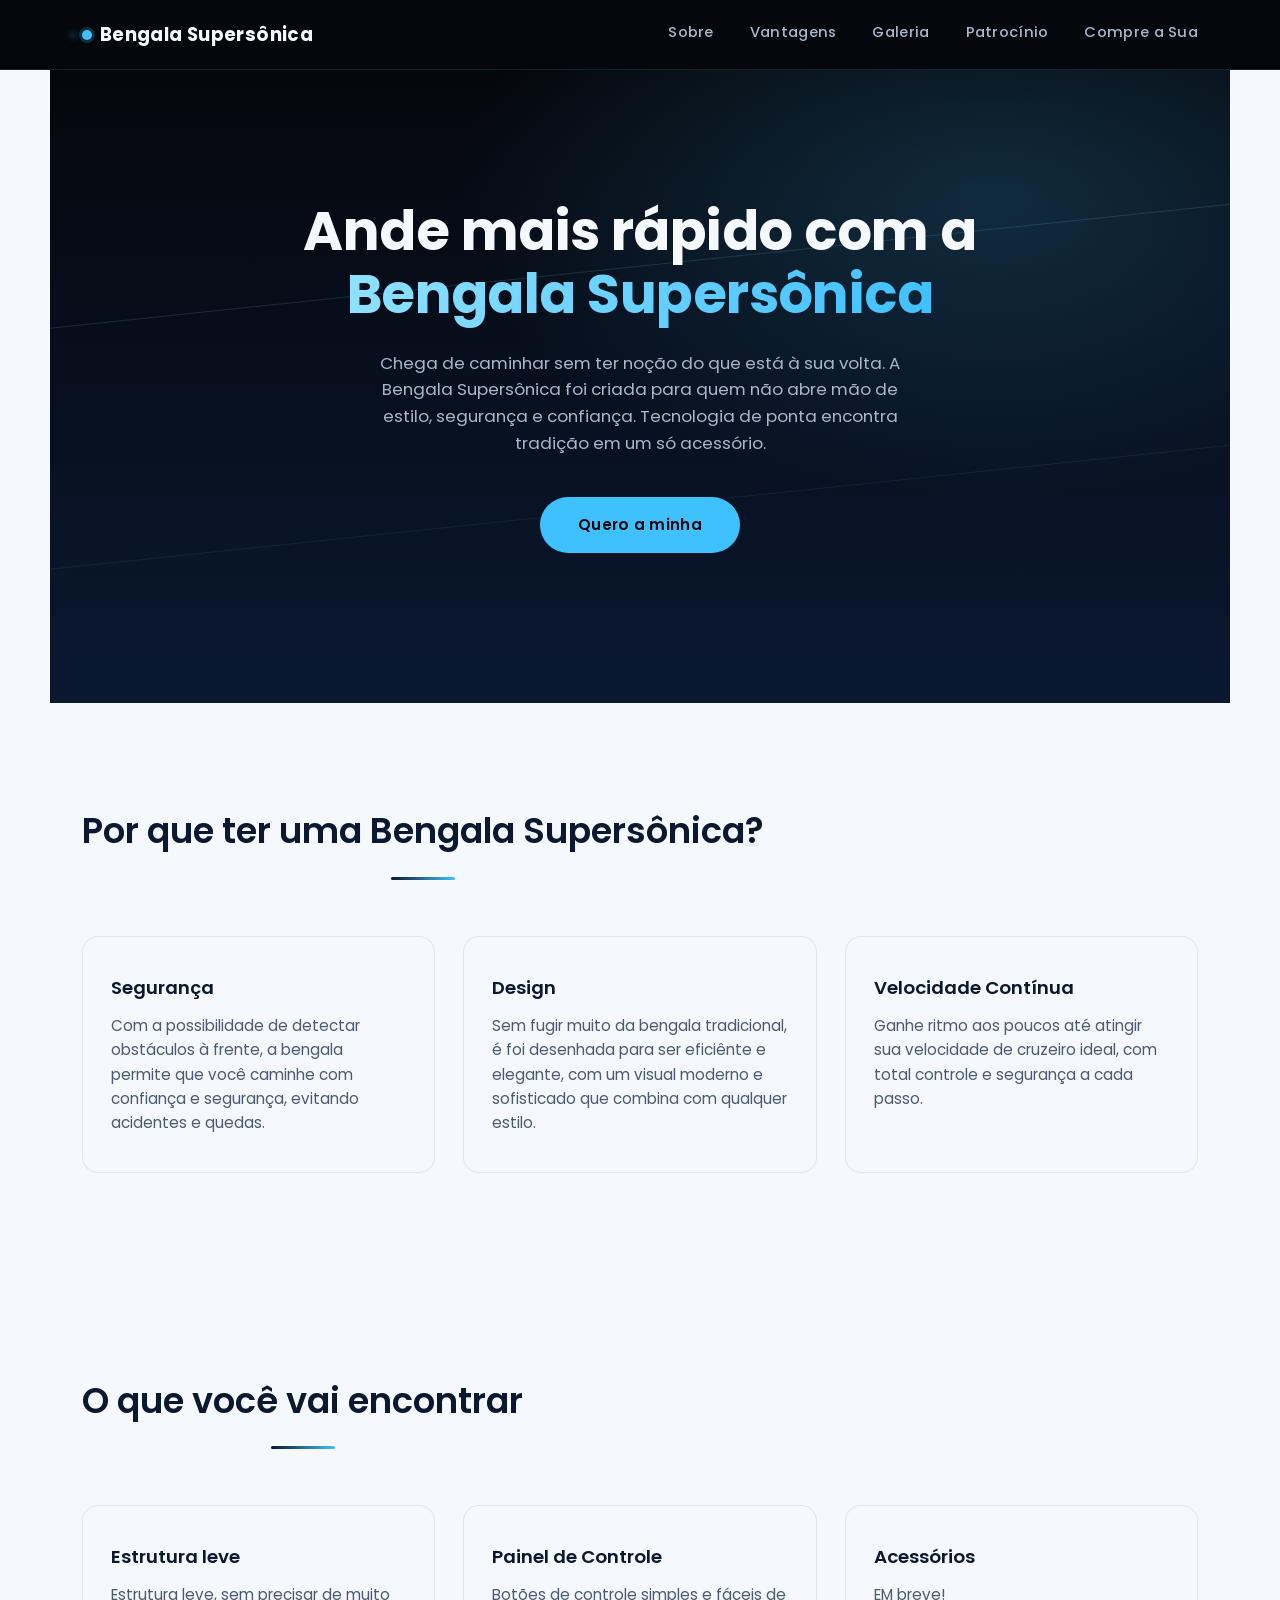
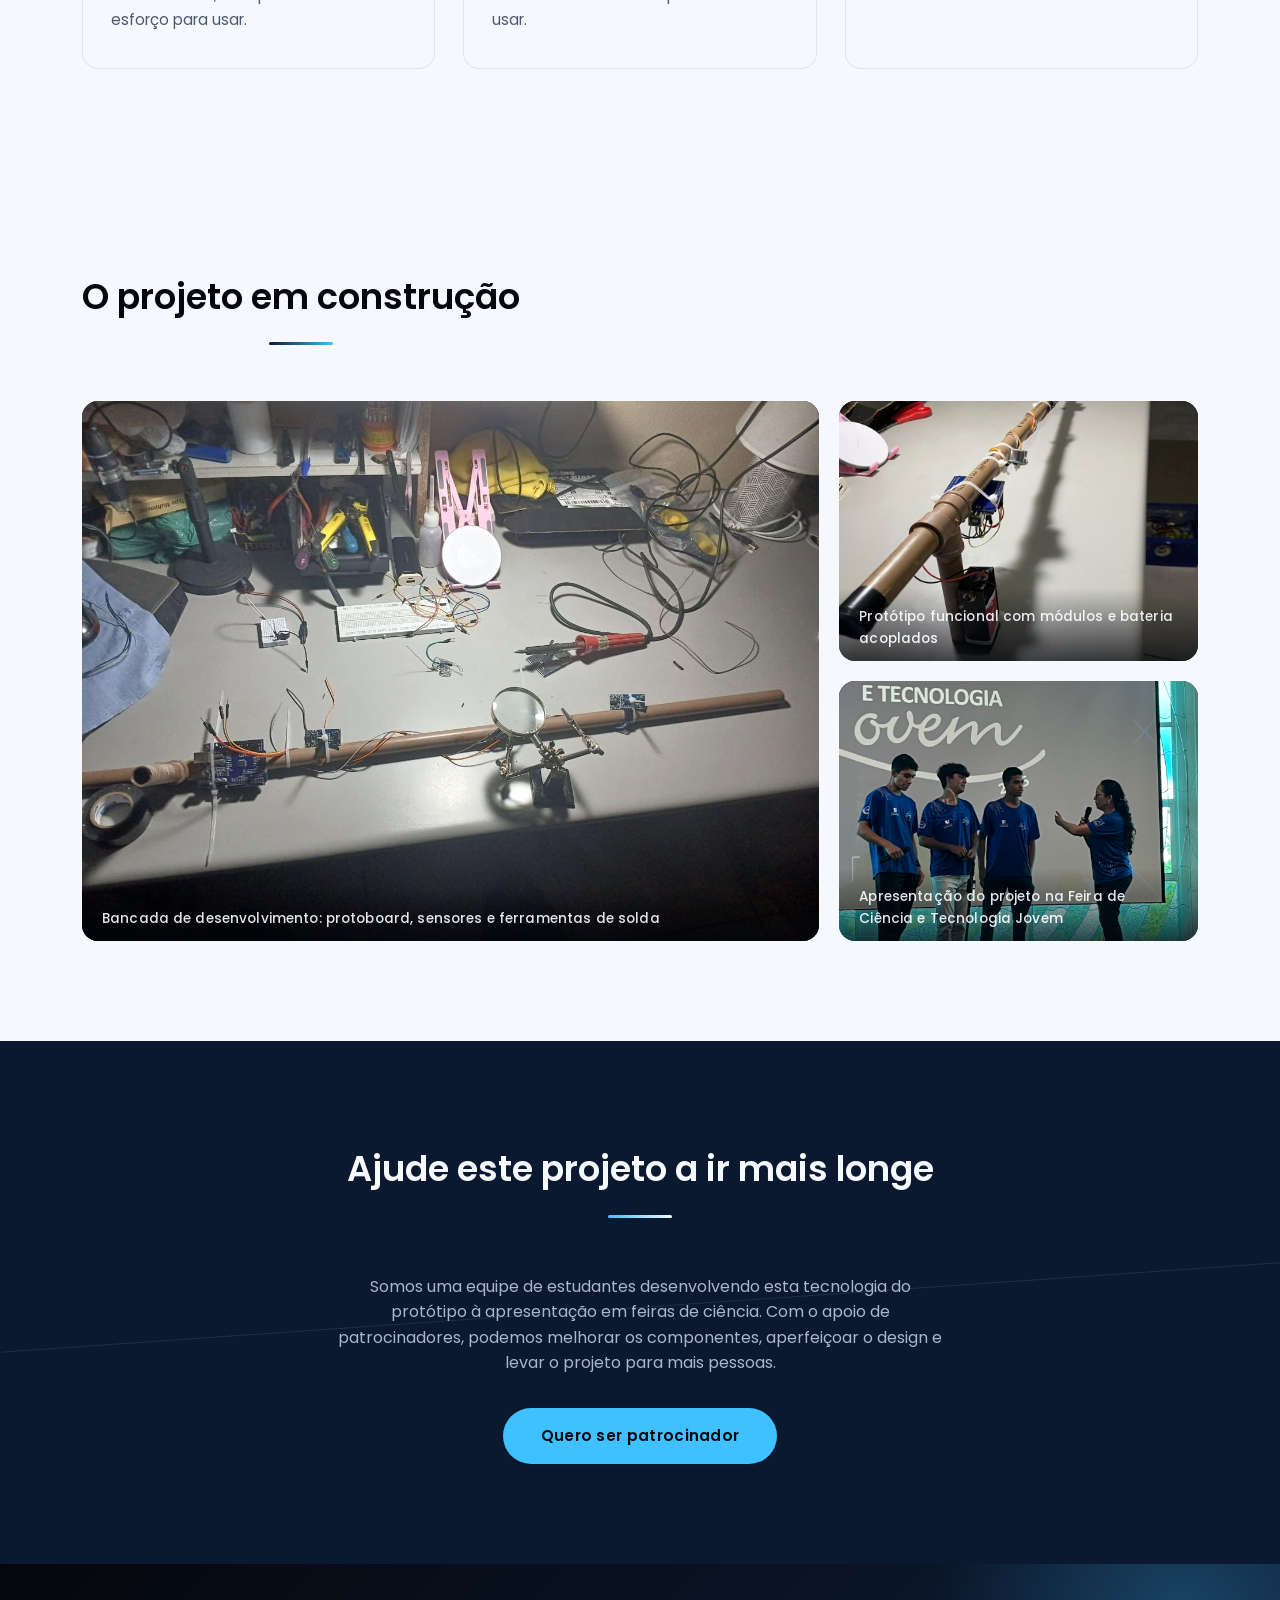
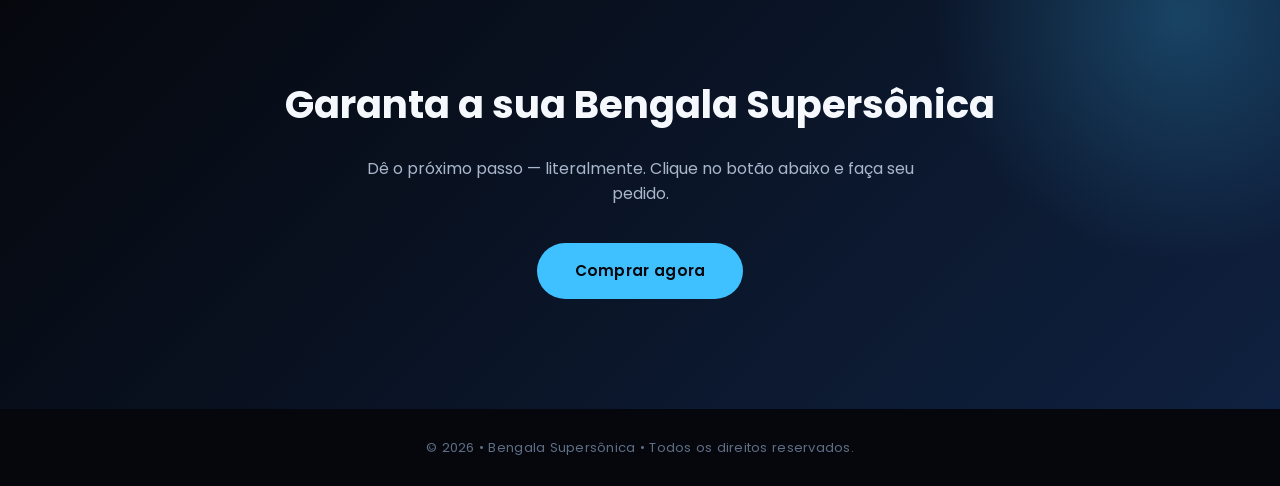
<file: index.html>
<!DOCTYPE html>
<html lang="pt-BR">

<head>
    <meta charset="UTF-8">
    <meta name="viewport" content="width=device-width, initial-scale=1.0">
    <title>Bengala Supersônica</title>
    <link rel="stylesheet" href="style.css">
    <link href="https://fonts.googleapis.com/css2?family=Poppins:wght@300;400;500;600;700;800&display=swap"
        rel="stylesheet">

</head>

<body>

    <header>

        <div class="menu">

            <div class="logo">
                Bengala Supersônica
            </div>

            <nav>
                <a href="#sobre">Sobre</a>
                <a href="#vantagens">Vantagens</a>
                <a href="#galeria">Galeria</a>
                <a href="#patrocinio">Patrocínio</a>
                <a href="#inscricao">Compre a Sua</a>
            </nav>

        </div>

    </header>

    <section class="hero">

        <div class="hero-content">

            <h1>
                Ande mais rápido com a <span>Bengala Supersônica</span>
            </h1>

            <p>
                Chega de caminhar sem ter noção do que está à sua volta. A Bengala Supersônica foi criada para quem não
                abre mão de estilo,
                segurança e confiança. Tecnologia de ponta encontra tradição em
                um só acessório.
            </p>

            <a href="formulario.html" class="btn">
                Quero a minha
            </a>

        </div>

    </section>

    <section id="sobre">

        <h2 class="titulo">
            Por que ter uma Bengala Supersônica?
        </h2>

        <div class="cards">

            <div class="card">
                <h3>Segurança</h3>
                <p>
                    Com a possibilidade de detectar obstáculos à frente,
                    a bengala permite que você caminhe com confiança e segurança, evitando acidentes e quedas.
                </p>
            </div>

            <div class="card">
                <h3>Design</h3>
                <p>
                    Sem fugir muito da bengala tradicional, é foi desenhada para ser
                    eficiênte e elegante, com um visual moderno e sofisticado que combina com qualquer estilo.
                </p>
            </div>

            <div class="card">
                <h3>Velocidade Contínua</h3>
                <p>
                    Ganhe ritmo aos poucos até atingir sua velocidade de cruzeiro ideal, com total controle e
                    segurança a cada passo.
                </p>
            </div>

        </div>

    </section>

    <section id="vantagens">

        <h2 class="titulo">
            O que você vai encontrar
        </h2>

        <div class="cards">

            <div class="card">
                <h3>Estrutura leve</h3>
                <p>
                    Estrutura leve, sem precisar de muito esforço para usar.
                </p>
            </div>

            <div class="card">
                <h3>Painel de Controle</h3>
                <p>
                    Botões de controle simples e fáceis de usar.
                </p>
            </div>

            <div class="card">
                <h3>Acessórios</h3>
                <p>
                    EM breve!
                </p>
            </div>

        </div>

    </section>

    <section id="galeria">
        <h2 class="titulo">
            <a href="galeria.html" class="titulo-link">
                O projeto em construção
            </a>
        </h2>
        <div class="galeria-grid">

            <figure class="galeria-item galeria-item--grande">
                <img src="imagem1.png"
                    alt="Bancada de montagem com componentes eletrônicos, protoboard e ferramentas de solda usados no desenvolvimento da bengala.">
                <figcaption>Bancada de desenvolvimento: protoboard, sensores e ferramentas de solda</figcaption>
            </figure>

            <figure class="galeria-item">
                <img src="imagem2.png"
                    alt="Protótipo montado da bengala com módulos eletrônicos, fiação e bateria acoplados ao cabo.">
                <figcaption>Protótipo funcional com módulos e bateria acoplados</figcaption>
            </figure>

            <figure class="galeria-item">
                <img src="imagem3.png"
                    alt="Equipe do projeto apresentando a bengala em uma feira de ciência e tecnologia jovem, com o protótipo em exibição no palco.">
                <figcaption>Apresentação do projeto na Feira de Ciência e Tecnologia Jovem</figcaption>
            </figure>

        </div>

    </section>

    <section id="patrocinio" class="patrocinio">

        <div class="patrocinio-content">

            <h2 class="titulo">
                Ajude este projeto a ir mais longe
            </h2>

            <p>
                Somos uma equipe de estudantes desenvolvendo esta tecnologia do protótipo à apresentação em feiras
                de ciência. Com o apoio de patrocinadores, podemos melhorar os componentes, aperfeiçoar o design e
                levar o projeto para mais pessoas.
            </p>

            <a href="patrocinio.html" class="btn">
                Quero ser patrocinador
            </a>

        </div>

    </section>

    <section class="cta" id="inscricao">

        <h2>
            Garanta a sua Bengala Supersônica
        </h2>

        <p>
            Dê o próximo passo — literalmente. Clique no botão abaixo e
            faça seu pedido.
        </p>

        <a href="formulario.html" class="btn">
            Comprar agora
        </a>

    </section>

    <footer>

        <p>
            © 2026 • Bengala Supersônica • Todos os direitos reservados.
        </p>

    </footer>

</body>

</html>
</file>
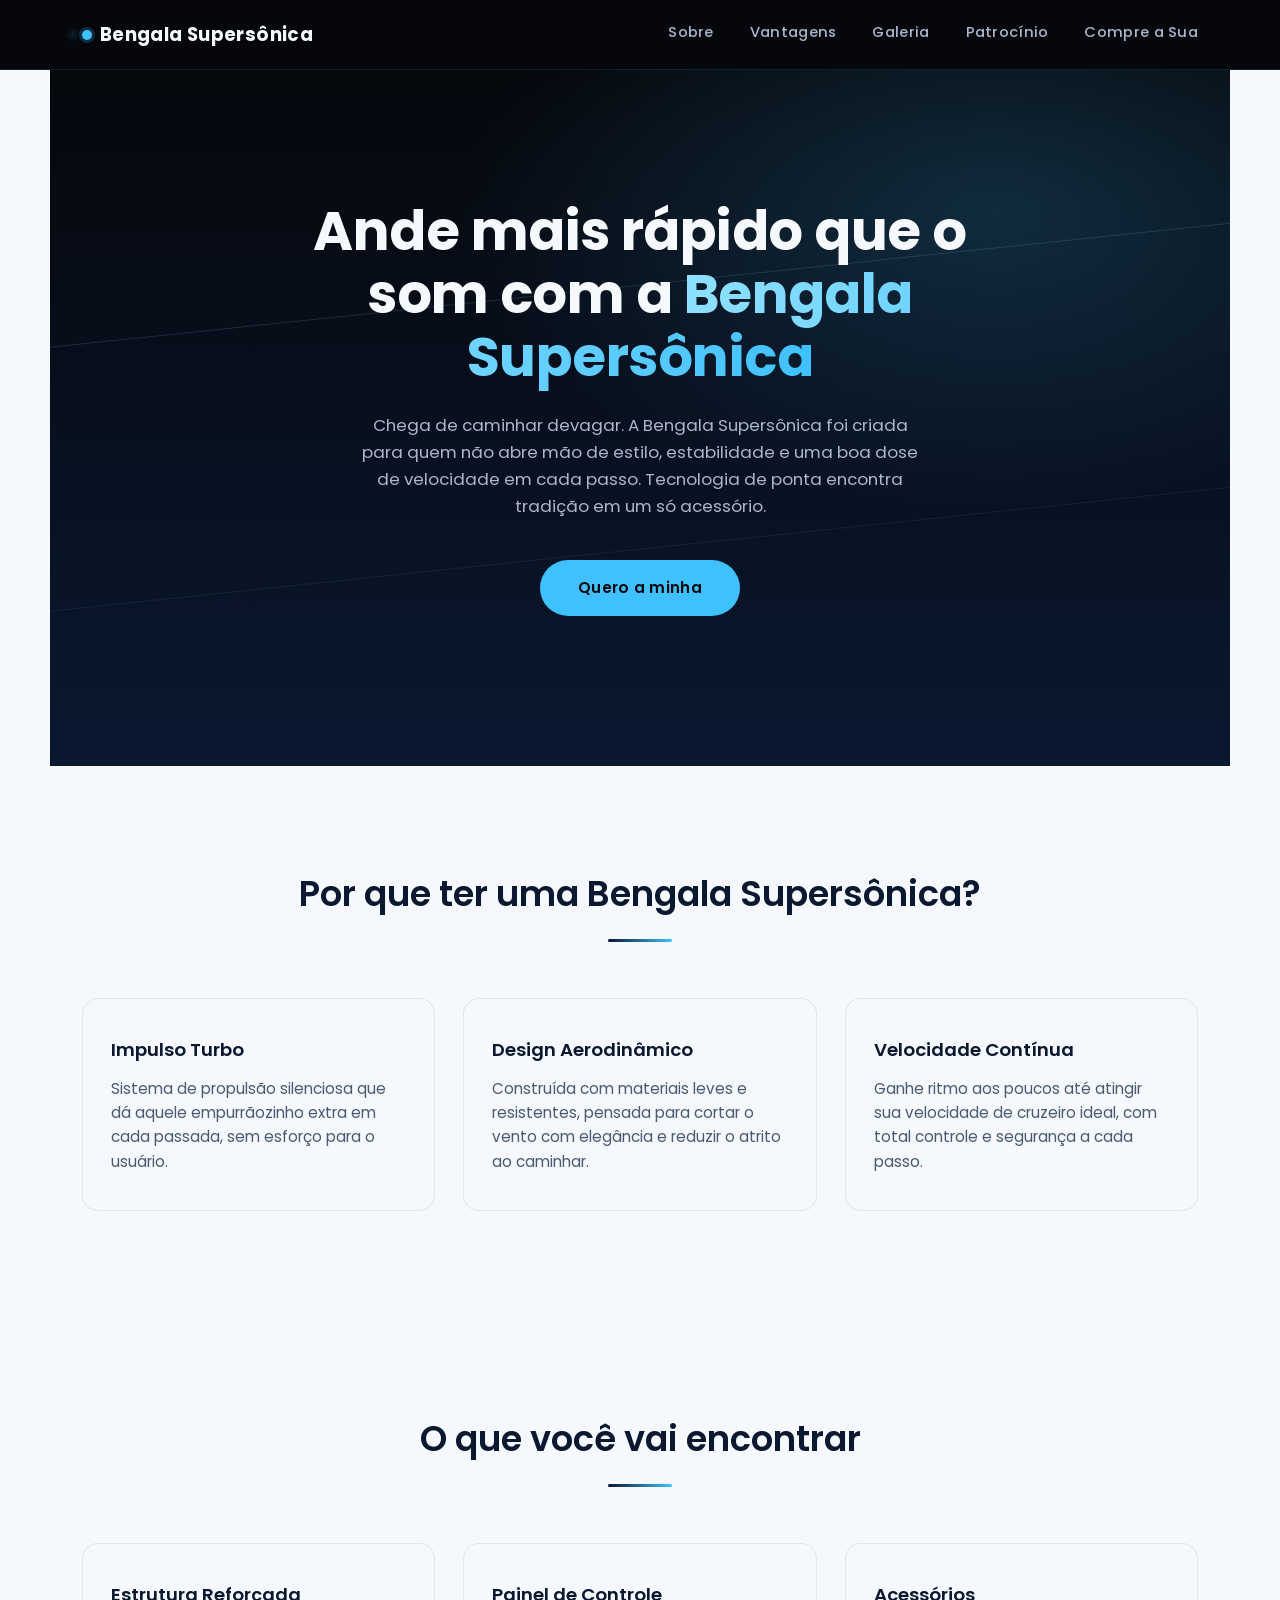
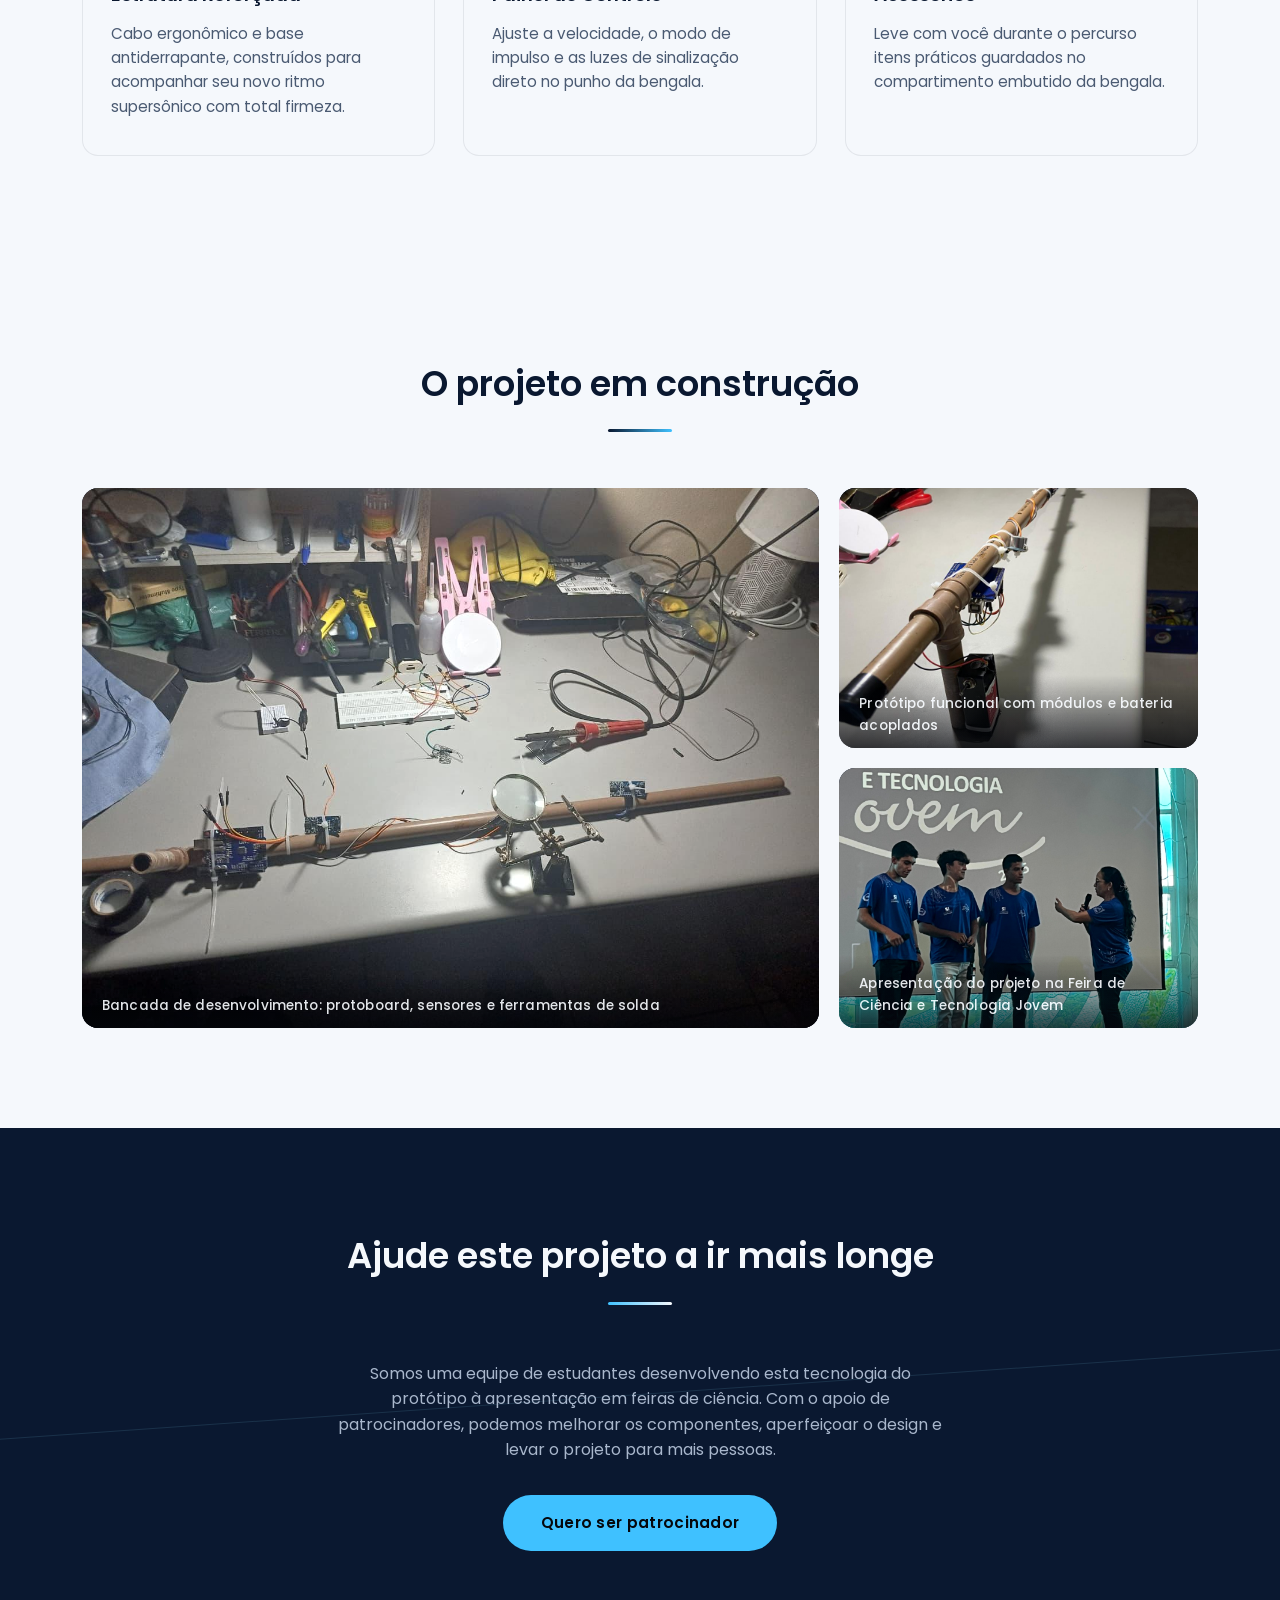
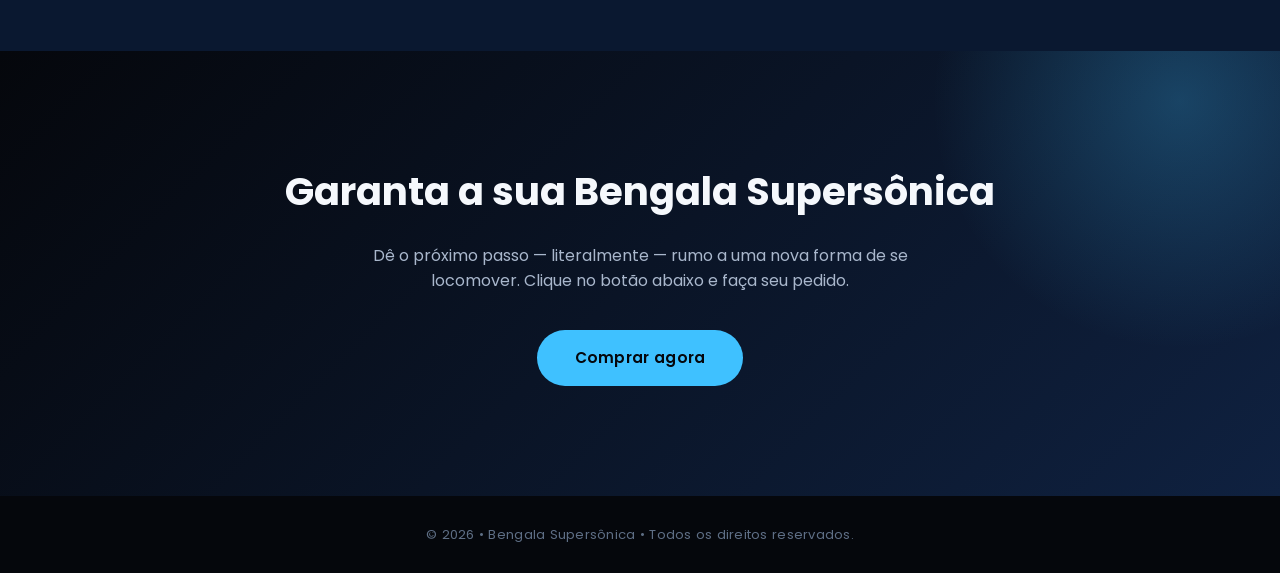
<file: primeiro.passo/index.html>
<!DOCTYPE html>
<html lang="pt-BR">

<head>
    <meta charset="UTF-8">
    <meta name="viewport" content="width=device-width, initial-scale=1.0">
    <title>Bengala Supersônica</title>
    <link rel="stylesheet" href="style.css">
    <link href="https://fonts.googleapis.com/css2?family=Poppins:wght@300;400;500;600;700;800&display=swap"
        rel="stylesheet">
</head>

<body>

    <header>

        <div class="menu">

            <div class="logo">
                Bengala Supersônica
            </div>

            <nav>
                <a href="#sobre">Sobre</a>
                <a href="#vantagens">Vantagens</a>
                <a href="#galeria">Galeria</a>
                <a href="#patrocinio">Patrocínio</a>
                <a href="#inscricao">Compre a Sua</a>
            </nav>

        </div>

    </header>

    <section class="hero">

        <div class="hero-content">

            <h1>
                Ande mais rápido que o som com a <span>Bengala Supersônica</span>
            </h1>

            <p>
                Chega de caminhar devagar. A Bengala Supersônica foi criada para quem não abre mão de estilo,
                estabilidade e uma boa dose de velocidade em cada passo. Tecnologia de ponta encontra tradição em
                um só acessório.
            </p>

            <a href="formulario.html" class="btn">
                Quero a minha
            </a>

        </div>

    </section>

    <section id="sobre">

        <h2 class="titulo">
            Por que ter uma Bengala Supersônica?
        </h2>

        <div class="cards">

            <div class="card">
                <h3>Impulso Turbo</h3>
                <p>
                    Sistema de propulsão silenciosa que dá aquele empurrãozinho extra em cada passada, sem
                    esforço para o usuário.
                </p>
            </div>

            <div class="card">
                <h3>Design Aerodinâmico</h3>
                <p>
                    Construída com materiais leves e resistentes, pensada para cortar o vento com elegância e
                    reduzir o atrito ao caminhar.
                </p>
            </div>

            <div class="card">
                <h3>Velocidade Contínua</h3>
                <p>
                    Ganhe ritmo aos poucos até atingir sua velocidade de cruzeiro ideal, com total controle e
                    segurança a cada passo.
                </p>
            </div>

        </div>

    </section>

    <section id="vantagens">

        <h2 class="titulo">
            O que você vai encontrar
        </h2>

        <div class="cards">

            <div class="card">
                <h3>Estrutura Reforçada</h3>
                <p>
                    Cabo ergonômico e base antiderrapante, construídos para acompanhar seu novo ritmo supersônico
                    com total firmeza.
                </p>
            </div>

            <div class="card">
                <h3>Painel de Controle</h3>
                <p>
                    Ajuste a velocidade, o modo de impulso e as luzes de sinalização direto no punho da bengala.
                </p>
            </div>

            <div class="card">
                <h3>Acessórios</h3>
                <p>
                    Leve com você durante o percurso itens práticos guardados no compartimento embutido da
                    bengala.
                </p>
            </div>

        </div>

    </section>

    <section id="galeria">

        <h2 class="titulo">
            O projeto em construção
        </h2>

        <div class="galeria-grid">

            <figure class="galeria-item galeria-item--grande">
                <img src="imagem1.png" alt="Bancada de montagem com componentes eletrônicos, protoboard e ferramentas de solda usados no desenvolvimento da bengala.">
                <figcaption>Bancada de desenvolvimento: protoboard, sensores e ferramentas de solda</figcaption>
            </figure>

            <figure class="galeria-item">
                <img src="imagem2.png" alt="Protótipo montado da bengala com módulos eletrônicos, fiação e bateria acoplados ao cabo.">
                <figcaption>Protótipo funcional com módulos e bateria acoplados</figcaption>
            </figure>

            <figure class="galeria-item">
                <img src="imagem3.png" alt="Equipe do projeto apresentando a bengala em uma feira de ciência e tecnologia jovem, com o protótipo em exibição no palco.">
                <figcaption>Apresentação do projeto na Feira de Ciência e Tecnologia Jovem</figcaption>
            </figure>

        </div>

    </section>

    <section id="patrocinio" class="patrocinio">

        <div class="patrocinio-content">

            <h2 class="titulo">
                Ajude este projeto a ir mais longe
            </h2>

            <p>
                Somos uma equipe de estudantes desenvolvendo esta tecnologia do protótipo à apresentação em feiras
                de ciência. Com o apoio de patrocinadores, podemos melhorar os componentes, aperfeiçoar o design e
                levar o projeto para mais pessoas.
            </p>

            <a href="mailto:contato@bengalasupersonica.com.br?subject=Quero%20ser%20patrocinador" class="btn">
                Quero ser patrocinador
            </a>

        </div>

    </section>

    <section class="cta" id="inscricao">

        <h2>
            Garanta a sua Bengala Supersônica
        </h2>

        <p>
            Dê o próximo passo — literalmente — rumo a uma nova forma de se locomover. Clique no botão abaixo e
            faça seu pedido.
        </p>

        <a href="formulario.html" class="btn">
            Comprar agora
        </a>

    </section>

    <footer>

        <p>
            © 2026 • Bengala Supersônica • Todos os direitos reservados.
        </p>

    </footer>

</body>

</html>
</file>
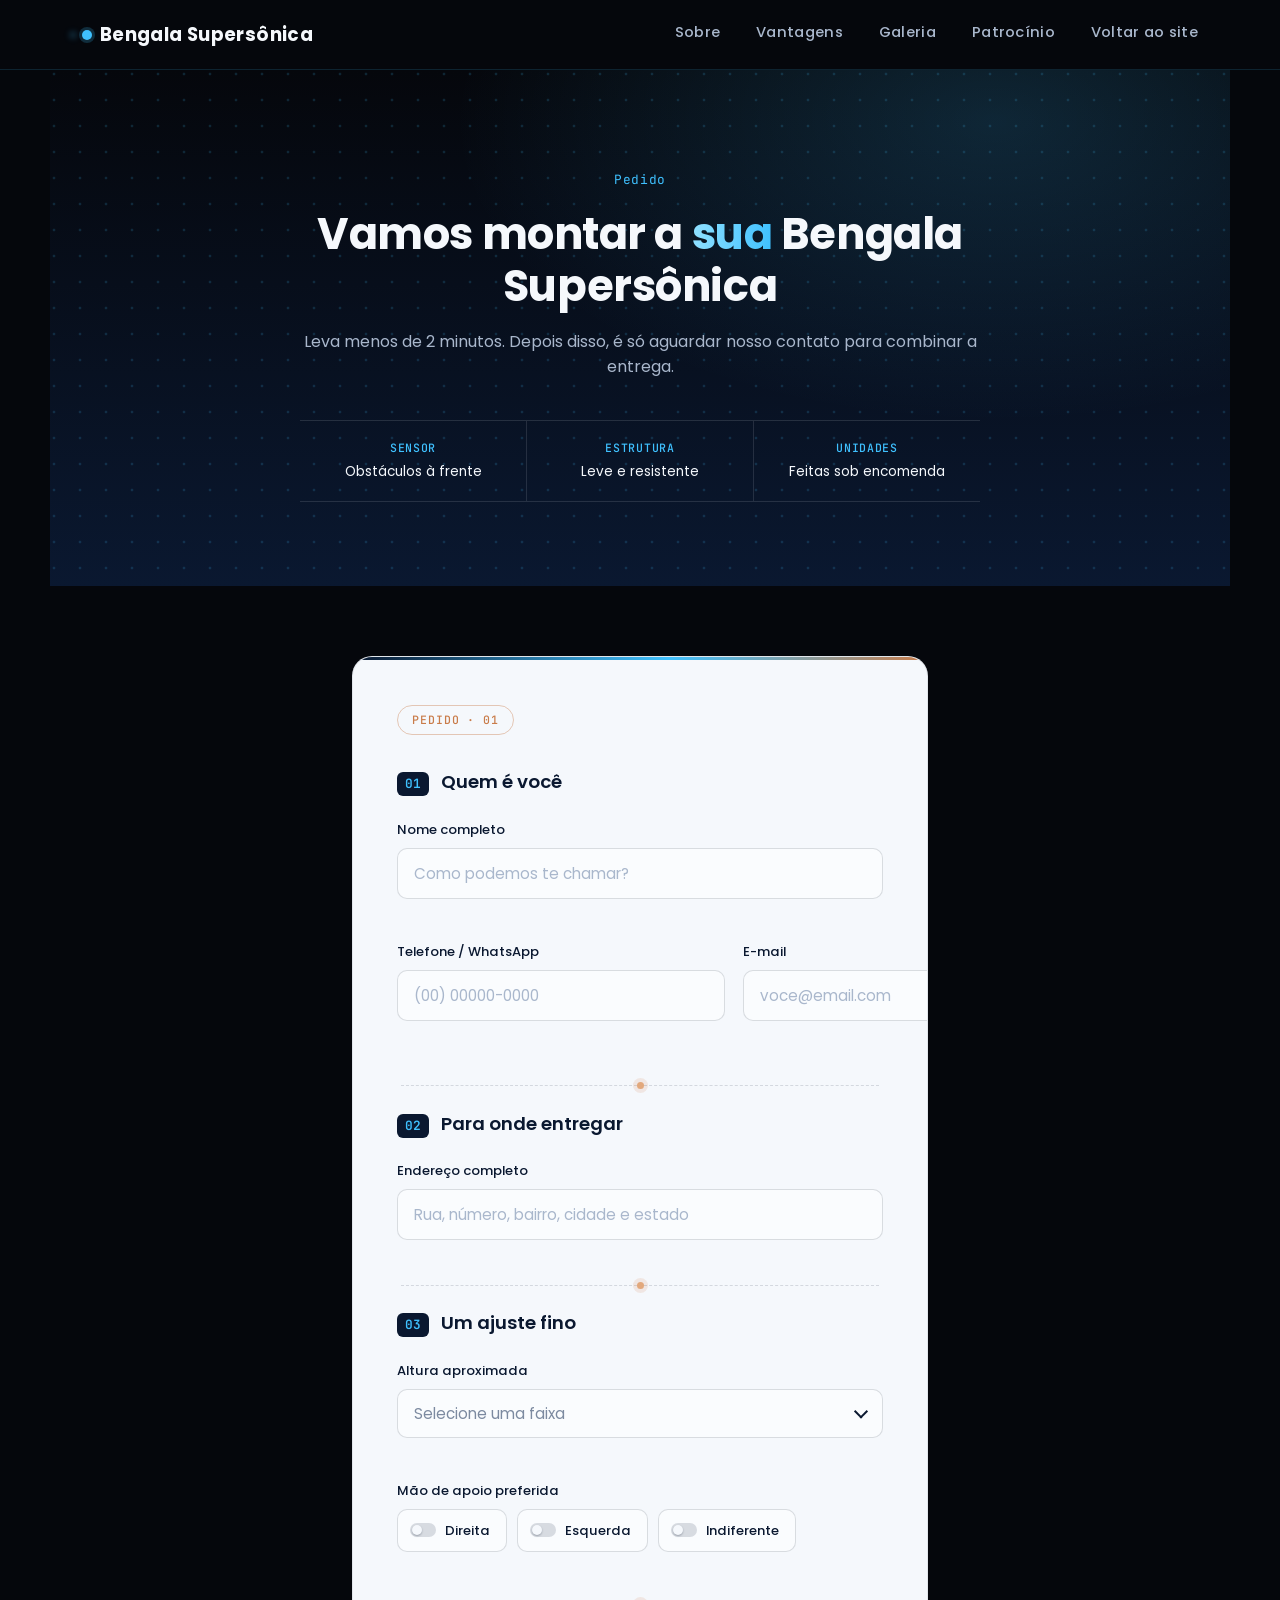
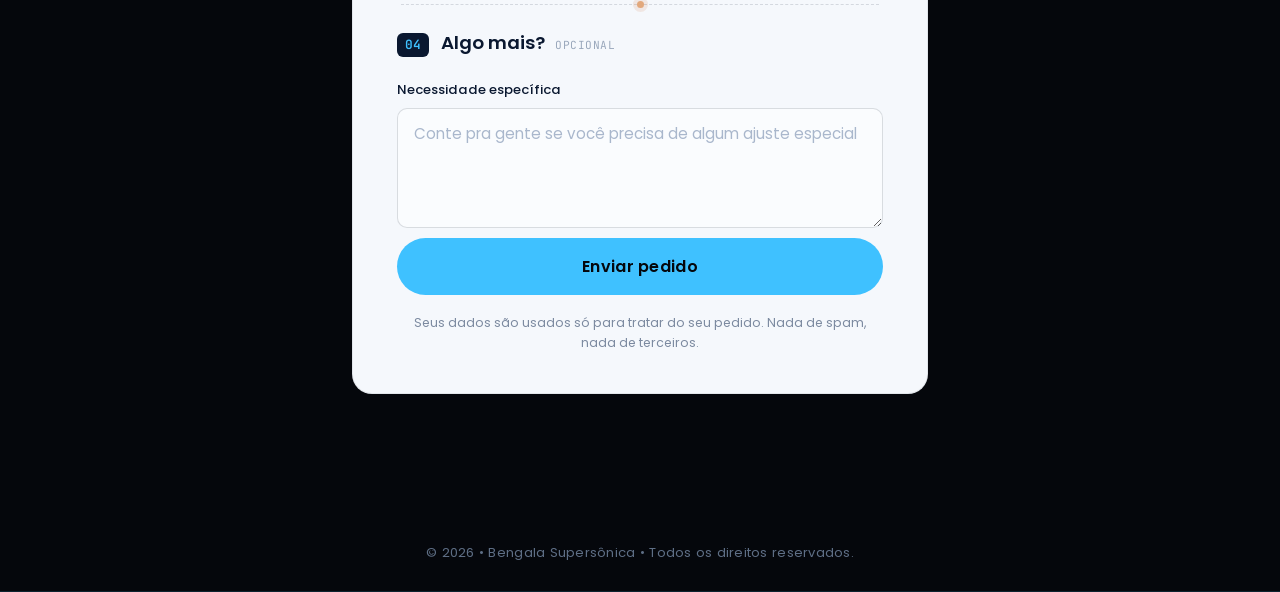
<file: formulario.html>
<!DOCTYPE html>
<html lang="pt-BR">

<head>
    <meta charset="UTF-8">
    <meta name="viewport" content="width=device-width, initial-scale=1.0">
    <title>Peça a sua — Bengala Supersônica</title>
    <link rel="stylesheet" href="formulario.css">       
    <link href="https://fonts.googleapis.com/css2?family=Poppins:wght@300;400;500;600;700;800&family=JetBrains+Mono:wght@400;500;600&display=swap"
        rel="stylesheet">
</head>

<body>

    <header>

    <link rel="stylesheet" href="formulario.css">

    <link href="https://fonts.googleapis.com/css2?family=Poppins:wght@300;400;500;600;700;800&family=JetBrains+Mono:wght@400;500;600&display=swap"
        rel="stylesheet">
</head>

<body>

    <header>

        <div class="menu">

            <div class="logo">
                Bengala Supersônica
            </div>

            <nav>
                <a href="index.html#sobre">Sobre</a>
                <a href="index.html#vantagens">Vantagens</a>
                <a href="index.html#galeria">Galeria</a>
                <a href="index.html#patrocinio">Patrocínio</a>
                <a href="index.html">Voltar ao site</a>
            </nav>

        </div>

    </header>

    <section class="form-hero">

        <div class="form-hero-content">

            <span class="form-eyebrow">Pedido</span>

            <h1>
                Vamos montar a <span>sua</span> Bengala Supersônica
            </h1>

            <p>
                Leva menos de 2 minutos. Depois disso, é só aguardar nosso contato para combinar a entrega.
            </p>

            <div class="form-specs">
                <div class="form-spec">
                    <strong>Sensor</strong>
                    <span>Obstáculos à frente</span>
                </div>
                <div class="form-spec">
                    <strong>Estrutura</strong>
                    <span>Leve e resistente</span>
                </div>
                <div class="form-spec">
                    <strong>Unidades</strong>
                    <span>Feitas sob encomenda</span>
                </div>
            </div>

        </div>

    </section>

    <section class="form-section">

        <form id="pedido-form" class="form-card" novalidate>

            <div class="form-tag">PEDIDO · 01</div>

            <div class="form-bloco">

                <div class="form-bloco-titulo">
                    <span class="form-no">01</span>
                    <h2>Quem é você</h2>
                </div>

                <div class="form-grupo">
                    <label for="nome">Nome completo</label>
                    <input type="text" id="nome" name="nome" placeholder="Como podemos te chamar?" required>
                    <span class="form-erro"></span>
                </div>

                <div class="form-linha">

                    <div class="form-grupo">
                        <label for="telefone">Telefone / WhatsApp</label>
                        <input type="tel" id="telefone" name="telefone" placeholder="(00) 00000-0000" required>
                        <span class="form-erro"></span>
                    </div>

                    <div class="form-grupo">
                        <label for="email">E-mail</label>
                        <input type="email" id="email" name="email" placeholder="voce@email.com" required>
                        <span class="form-erro"></span>
                    </div>

                </div>

            </div>

            <div class="form-trilha" aria-hidden="true"><span></span></div>

            <div class="form-bloco">

                <div class="form-bloco-titulo">
                    <span class="form-no">02</span>
                    <h2>Para onde entregar</h2>
                </div>

                <div class="form-grupo">
                    <label for="endereco">Endereço completo</label>
                    <input type="text" id="endereco" name="endereco"
                        placeholder="Rua, número, bairro, cidade e estado" required>
                    <span class="form-erro"></span>
                </div>

            </div>

            <div class="form-trilha" aria-hidden="true"><span></span></div>

            <div class="form-bloco">

                <div class="form-bloco-titulo">
                    <span class="form-no">03</span>
                    <h2>Um ajuste fino</h2>
                </div>

                <div class="form-grupo">
                    <label for="altura">Altura aproximada</label>
                    <div class="form-select">
                        <select id="altura" name="altura" required>
                            <option value="" disabled selected>Selecione uma faixa</option>
                            <option value="ate-1.60">Até 1,60 m</option>
                            <option value="1.61-1.75">1,61 m — 1,75 m</option>
                            <option value="1.76-1.90">1,76 m — 1,90 m</option>
                            <option value="acima-1.90">Acima de 1,90 m</option>
                        </select>
                    </div>
                    <span class="form-erro"></span>
                </div>

                <div class="form-grupo">
                    <label>Mão de apoio preferida</label>

                    <div class="form-dip" role="radiogroup" aria-label="Mão de apoio preferida">

                        <input type="radio" id="mao-direita" name="mao" value="direita" required>
                        <label class="form-dip-opcao" for="mao-direita">
                            <span class="form-dip-chave"></span>
                            Direita
                        </label>

                        <input type="radio" id="mao-esquerda" name="mao" value="esquerda">
                        <label class="form-dip-opcao" for="mao-esquerda">
                            <span class="form-dip-chave"></span>
                            Esquerda
                        </label>

                        <input type="radio" id="mao-indiferente" name="mao" value="indiferente">
                        <label class="form-dip-opcao" for="mao-indiferente">
                            <span class="form-dip-chave"></span>
                            Indiferente
                        </label>

                    </div>

                    <span class="form-erro" id="erro-mao"></span>
                </div>

            </div>

            <div class="form-trilha" aria-hidden="true"><span></span></div>

            <div class="form-bloco">

                <div class="form-bloco-titulo">
                    <span class="form-no">04</span>
                    <h2>Algo mais? <span class="form-opcional">opcional</span></h2>
                </div>

                <div class="form-grupo">
                    <label for="mensagem">Necessidade específica</label>
                    <textarea id="mensagem" name="mensagem" rows="4"
                        placeholder="Conte pra gente se você precisa de algum ajuste especial"></textarea>
                </div>

            </div>

            <button type="submit" class="btn form-btn">
                Enviar pedido
            </button>

            <p class="form-privacidade">
                Seus dados são usados só para tratar do seu pedido. Nada de spam, nada de terceiros.
            </p>

        </form>

        <div class="form-sucesso" id="form-sucesso">
            <div class="form-sucesso-icone">✓</div>
            <h3>Pedido recebido!</h3>
            <p>
                Obrigado! Nossa equipe vai entrar em contato em breve pelo telefone ou e-mail informado
                para confirmar os próximos passos.
            </p>
            <a href="index.html" class="btn">Voltar ao site</a>
        </div>

    </section>

    <footer>

        <p>
            © 2026 • Bengala Supersônica • Todos os direitos reservados.
        </p>

    </footer>

    <div class="form-offline-aviso" id="form-offline-aviso">
        Não foi possível enviar pelo site agora. Você pode falar direto com a gente pelo
        <a href="https://wa.me/5555991697926" target="_blank" rel="noopener">WhatsApp</a>
        ou por
        <a href="mailto:contato@bengalasupersonica.com.br">e-mail</a>.
    </div>

    <script src="script.js" defer></script>

</body>

</html>
</file>
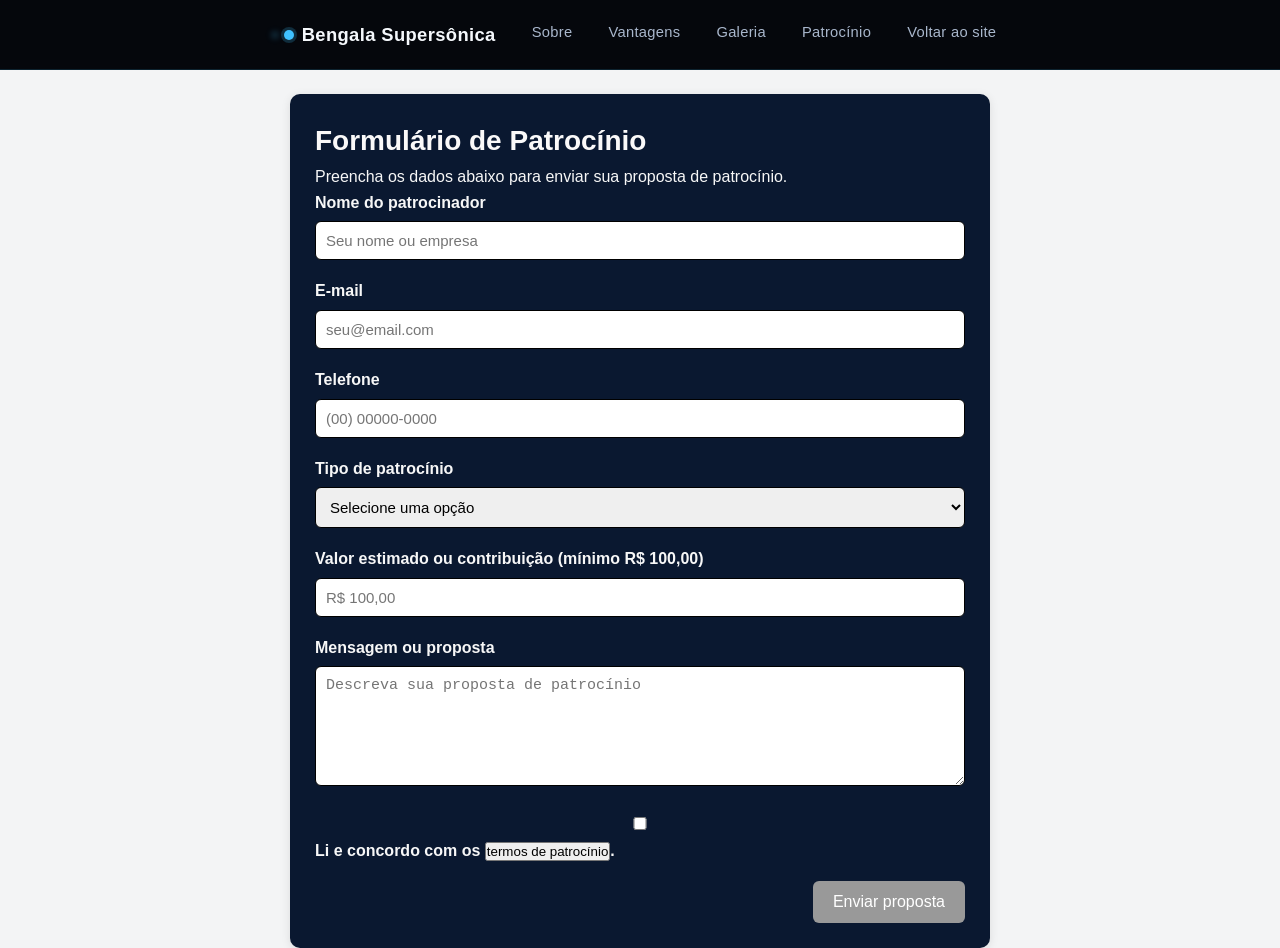
<file: patrocinio.html>
<!DOCTYPE html>
<html lang="pt-BR">

<head>
    <meta charset="UTF-8">
    <meta name="viewport" content="width=device-width, initial-scale=1.0">
    <title>Formulário de Patrocínio</title>
    <link rel="stylesheet" href="patrocinio.css">
</head>

<body>
    <header>

        <div class="menu">

            <div class="logo">
                Bengala Supersônica
            </div>

            <nav>
                <a href="index.html#sobre">Sobre</a>
                <a href="index.html#vantagens">Vantagens</a>
                <a href="index.html#galeria">Galeria</a>
                <a href="index.html#patrocinio">Patrocínio</a>
                <a href="index.html">Voltar ao site</a>
            </nav>

        </div>
    </header>

    <div class="container">
        <h1>Formulário de Patrocínio</h1>
        <p>Preencha os dados abaixo para enviar sua proposta de patrocínio.</p>
        <form action="#" method="post">
            <div class="field-group">
                <label for="nome">Nome do patrocinador</label>
                <input type="text" id="nome" name="nome" placeholder="Seu nome ou empresa" required>
            </div>
            <div class="field-group">
                <label for="email">E-mail</label>
                <input type="email" id="email" name="email" placeholder="seu@email.com" required>
            </div>
            <div class="field-group">
                <label for="telefone">Telefone</label>
                <input type="tel" id="telefone" name="telefone" placeholder="(00) 00000-0000">
            </div>
            <div class="field-group">
                <label for="tipo">Tipo de patrocínio</label>
                <select id="tipo" name="tipo" required>
                    <option value="">Selecione uma opção</option>
                    <option value="financeiro">Financeiro</option>
                    <option value="produtos">Produtos</option>
                    <option value="servicos">Serviços</option>
                    <option value="midia">Mídia/Divulgação</option>
                </select>
            </div>
            
            <div class="field-group valor-group">
             <label for="valor">Valor estimado ou contribuição (mínimo R$ 100,00)</label>
              <input type="text" id="valor" name="valor" placeholder="R$ 100,00">
              <small id="erro-valor" class="erro-mensagem">O valor mínimo é R$ 100,00</small>
            </div>

            <div class="field-group">
                <label for="mensagem">Mensagem ou proposta</label>
                <textarea id="mensagem" name="mensagem" placeholder="Descreva sua proposta de patrocínio"
                    required></textarea>
            </div>
            <div class="field-group">
                <label for="termos">
                    <input type="checkbox" id="termos" name="termos" required>
                    Li e concordo com os
                    <button type="button" id="btnTermos" class="link-termos">termos de patrocínio</button>.
                </label>
            </div>
            <div class="actions">
                <button type="submit" id="btnEnviar">Enviar proposta</button>
            </div>
        </form>
    </div>

    <dialog id="modalTermos">
        <h2>Termos de patrocínio</h2>
        <div class="modal-conteudo">
            Hello word
        </div>
        <button type="button" id="fecharModal">Fechar</button>
    </dialog>

    <script src="validacao.js"></script>
</body>
</html>
</file>
<file: style.css>
* {
    margin: 0;
    padding: 0;
    box-sizing: border-box;
}

:root {
    --azul-noite: #0A1830;
    --azul-noite-2: #0F2140;
    --azul-ceu: #3FC1FF;
    --azul-ceu-suave: #8FE0FF;
    --preto: #05070C;
    --branco: #F5F8FC;
    --cinza-texto: #A9B7CC;

    --fonte-display: 'Poppins', sans-serif;
    --fonte-corpo: 'Poppins', sans-serif;
}

html {
    scroll-behavior: smooth;
}

body {
    background-color: var(--branco);
    color: var(--azul-noite);
    font-family: var(--fonte-corpo);
    font-weight: 400;
    line-height: 1.6;
    overflow-x: hidden;
}

a {
    text-decoration: none;
    color: inherit;
}

header {
    position: sticky;
    top: 0;
    z-index: 100;
    background: var(--preto);
    border-bottom: 1px solid rgba(63, 193, 255, 0.15);
}

.menu {
    max-width: 1180px;
    margin: 0 auto;
    padding: 20px 32px;
    display: flex;
    align-items: center;
    justify-content: space-between;
}

.logo {
    font-family: var(--fonte-display);
    font-weight: 700;
    font-size: 1.15rem;
    letter-spacing: 0.02em;
    color: var(--branco);
    position: relative;
    padding-left: 18px;
}

.logo::before {
    content: "";
    position: absolute;
    left: 0;
    top: 50%;
    transform: translateY(-50%);
    width: 10px;
    height: 10px;
    background: var(--azul-ceu);
    border-radius: 50%;
    box-shadow: 0 0 0 3px rgba(63, 193, 255, 0.2),
                -14px 0 6px -2px rgba(63, 193, 255, 0.35);
}

nav {
    display: flex;
    gap: 36px;
}

nav a {
    font-size: 0.92rem;
    font-weight: 500;
    color: var(--cinza-texto);
    letter-spacing: 0.02em;
    position: relative;
    padding-bottom: 4px;
    transition: color 0.25s ease;
}

nav a::after {
    content: "";
    position: absolute;
    left: 0;
    bottom: 0;
    width: 0%;
    height: 2px;
    background: var(--azul-ceu);
    transition: width 0.3s ease;
}

nav a:hover {
    color: var(--branco);
}

nav a:hover::after {
    width: 100%;
}


.titulo {
    font-family: var(--fonte-display);
    font-weight: 700;
    font-size: clamp(1.6rem, 3.4vw, 2.2rem);
    margin: 0 0 32px;
    position: relative;
    display: inline-block;
}

.titulo::after {
    content: "";
    display: block;
    width: 52px;
    height: 3px;
    margin-top: 12px;
    background: linear-gradient(90deg, var(--azul-ceu), var(--branco));
    border-radius: 2px;
}

.titulo-link {
    color: var(--preto);
    text-decoration: none;
}

.titulo-link:hover {
    color: var(--azul-ceu);
}

.btn {
    display: inline-flex;
    align-items: center;
    justify-content: center;
    gap: 10px;
    padding: 16px 38px;
    background: var(--azul-ceu);
    color: var(--preto);
    font-family: var(--fonte-display);
    font-weight: 600;
    font-size: 0.95rem;
    letter-spacing: 0.02em;
    border-radius: 999px;
    position: relative;
    isolation: isolate;
    transition: transform 0.25s ease, box-shadow 0.25s ease, background 0.25s ease;
    box-shadow: 0 0 0 0 rgba(63, 193, 255, 0.5);
}

.btn::before {
    content: "";
    position: absolute;
    inset: 0;
    border-radius: 999px;
    border: 1px solid var(--azul-ceu);
    z-index: -1;
    transform: scale(1);
    opacity: 0;
    transition: transform 0.5s ease, opacity 0.5s ease;
}

.btn:hover {
    transform: translateX(4px);
    background: var(--azul-ceu-suave);
    box-shadow: 0 8px 24px -6px rgba(63, 193, 255, 0.55);
}

.btn:hover::before {
    transform: scale(1.35);
    opacity: 0;
    animation: onda-sonica 0.8s ease-out;
}

@keyframes onda-sonica {
    from {
        transform: scale(1);
        opacity: 0.6;
    }
    to {
        transform: scale(1.6);
        opacity: 0;
    }
}

.hero {
    position: relative;
    background: radial-gradient(ellipse 900px 500px at 80% 20%, rgba(63, 193, 255, 0.18), transparent 60%),
                linear-gradient(180deg, var(--preto) 0%, var(--azul-noite) 100%);
    padding: 130px 32px 150px;
    overflow: hidden;
}

.hero::before,
.hero::after {
    content: "";
    position: absolute;
    top: 50%;
    left: -10%;
    width: 130%;
    border-top: 1px solid rgba(143, 224, 255, 0.14);
    transform: translateY(-50%) rotate(-6deg);
}

.hero::before {
    top: 30%;
}

.hero::after {
    top: 68%;
    border-top: 1px solid rgba(143, 224, 255, 0.08);
}

.hero-content {
    position: relative;
    z-index: 2;
    max-width: 700px;
    margin: 0 auto;
    text-align: center;
}

.hero-content h1 {
    font-family: var(--fonte-display);
    font-weight: 700;
    font-size: clamp(2.2rem, 5vw, 3.4rem);
    line-height: 1.15;
    color: var(--branco);
    letter-spacing: -0.01em;
}

.hero-content h1 span {
    color: var(--azul-ceu);
    background: linear-gradient(90deg, var(--azul-ceu-suave), var(--azul-ceu));
    -webkit-background-clip: text;
    background-clip: text;
    -webkit-text-fill-color: transparent;
}

.hero-content p {
    margin-top: 24px;
    font-size: 1.05rem;
    color: var(--cinza-texto);
    max-width: 560px;
    margin-left: auto;
    margin-right: auto;
}

.hero-content .btn {
    margin-top: 40px;
}

section {
    padding: 100px 32px;
    max-width: 1180px;
    margin: 0 auto;
}

.titulo {
    font-family: var(--fonte-display);
    font-weight: 600;
    font-size: clamp(1.6rem, 3vw, 2.2rem);
    color: var(--azul-noite);
    text-align: center;
    margin-bottom: 56px;
    position: relative;
    padding-bottom: 20px;
}

.titulo::after {
    content: "";
    position: absolute;
    bottom: 0;
    left: 50%;
    transform: translateX(-50%);
    width: 64px;
    height: 3px;
    background: linear-gradient(90deg, var(--azul-noite), var(--azul-ceu));
    border-radius: 2px;
}

.cards {
    display: grid;
    grid-template-columns: repeat(3, 1fr);
    gap: 28px;
}

.card {
    background: var(--branco);
    border: 1px solid rgba(10, 24, 48, 0.08);
    border-radius: 16px;
    padding: 36px 28px;
    position: relative;
    overflow: hidden;
    transition: transform 0.3s ease, box-shadow 0.3s ease, border-color 0.3s ease;
}

.card::before {
    content: "";
    position: absolute;
    top: 0;
    left: 0;
    width: 100%;
    height: 3px;
    background: linear-gradient(90deg, var(--azul-noite), var(--azul-ceu));
    transform: scaleX(0);
    transform-origin: left;
    transition: transform 0.35s ease;
}

.card:hover {
    transform: translateY(-6px);
    box-shadow: 0 20px 40px -18px rgba(10, 24, 48, 0.25);
    border-color: rgba(63, 193, 255, 0.35);
}

.card:hover::before {
    transform: scaleX(1);
}

.card h3 {
    font-family: var(--fonte-display);
    font-weight: 600;
    font-size: 1.15rem;
    color: var(--azul-noite);
    margin-bottom: 12px;
}

.card p {
    font-size: 0.95rem;
    color: #4A5A72;
}

.galeria-grid {
    display: grid;
    grid-template-columns: repeat(3, 1fr);
    grid-auto-rows: 260px;
    gap: 20px;
}

.galeria-item {
    position: relative;
    border-radius: 16px;
    overflow: hidden;
    background: var(--azul-noite);
}

.galeria-item--grande {
    grid-column: span 2;
    grid-row: span 2;
}

.galeria-item img {
    width: 100%;
    height: 100%;
    object-fit: cover;
    display: block;
    filter: saturate(0.95) contrast(1.02);
    transition: transform 0.5s ease, filter 0.5s ease;
}

.galeria-item:hover img {
    transform: scale(1.06);
    filter: saturate(1.1) contrast(1.05);
}

.galeria-item figcaption {
    position: absolute;
    left: 0;
    right: 0;
    bottom: 0;
    padding: 18px 20px;
    background: linear-gradient(0deg, rgba(5, 7, 12, 0.88) 0%, rgba(5, 7, 12, 0) 100%);
    color: var(--branco);
    font-size: 0.85rem;
    font-weight: 500;
    letter-spacing: 0.01em;
    transform: translateY(6px);
    opacity: 0.92;
}

@media (max-width: 768px) {
    .galeria-grid {
        grid-template-columns: 1fr;
        grid-auto-rows: 240px;
    }

    .galeria-item--grande {
        grid-column: span 1;
        grid-row: span 1;
    }
}

.patrocinio {
    max-width: 100%;
    background: var(--azul-noite);
    position: relative;
    overflow: hidden;
    text-align: center;
    padding: 100px 32px;
}

.patrocinio::before {
    content: "";
    position: absolute;
    top: 50%;
    left: -10%;
    width: 130%;
    border-top: 1px solid rgba(143, 224, 255, 0.12);
    transform: translateY(-50%) rotate(-4deg);
}

.patrocinio-content {
    position: relative;
    z-index: 2;
    max-width: 620px;
    margin: 0 auto;
}

.patrocinio .titulo {
    color: var(--branco);
}

.patrocinio .titulo::after {
    background: linear-gradient(90deg, var(--azul-ceu), var(--branco));
}

.patrocinio-content p {
    color: var(--cinza-texto);
    font-size: 1rem;
}

.patrocinio-content .btn {
    margin-top: 32px;
}

.cta {
    max-width: 100%;
    background: linear-gradient(135deg, var(--preto) 0%, var(--azul-noite-2) 100%);
    text-align: center;
    padding: 110px 32px;
    position: relative;
    overflow: hidden;
}

.cta::before {
    content: "";
    position: absolute;
    width: 500px;
    height: 500px;
    background: radial-gradient(circle, rgba(63, 193, 255, 0.25), transparent 70%);
    top: -200px;
    right: -150px;
    border-radius: 50%;
}

.cta h2 {
    font-family: var(--fonte-display);
    font-weight: 700;
    font-size: clamp(1.6rem, 3.4vw, 2.4rem);
    color: var(--branco);
    position: relative;
    z-index: 2;
}

.cta p {
    max-width: 560px;
    margin: 20px auto 0;
    color: var(--cinza-texto);
    position: relative;
    z-index: 2;
}

.cta .btn {
    margin-top: 36px;
    position: relative;
    z-index: 2;
}

footer {
    background: var(--preto);
    padding: 28px 32px;
    text-align: center;
}

footer p {
    font-size: 0.82rem;
    color: #5E6E85;
    letter-spacing: 0.02em;
}

@media (max-width: 768px) {
    .menu {
        flex-direction: column;
        gap: 16px;
        text-align: center;
    }

    nav {
        gap: 22px;
    }

    .hero {
        padding: 100px 24px 110px;
    }

    section {
        padding: 70px 24px;
    }

    .cards {
        grid-template-columns: 1fr;
    }
}

a:focus-visible,
button:focus-visible {
    outline: 2px solid var(--azul-ceu);
    outline-offset: 3px;
}

@media (prefers-reduced-motion: reduce) {
    * {
        animation: none !important;
        transition: none !important;
    }
}
</file>
<file: primeiro.passo/style.css>
/* ==========================================================================
   Bengala Supersônica — Identidade Visual
   Paleta: Azul-noite #0A1830 · Azul-céu #3FC1FF · Preto #05070C · Branco #F5F8FC
   Conceito: velocidade, ondas de choque sônico, aerodinâmica
   ========================================================================== */

* {
    margin: 0;
    padding: 0;
    box-sizing: border-box;
}

:root {
    --azul-noite: #0A1830;
    --azul-noite-2: #0F2140;
    --azul-ceu: #3FC1FF;
    --azul-ceu-suave: #8FE0FF;
    --preto: #05070C;
    --branco: #F5F8FC;
    --cinza-texto: #A9B7CC;

    --fonte-display: 'Poppins', sans-serif;
    --fonte-corpo: 'Poppins', sans-serif;
}

html {
    scroll-behavior: smooth;
}

body {
    background-color: var(--branco);
    color: var(--azul-noite);
    font-family: var(--fonte-corpo);
    font-weight: 400;
    line-height: 1.6;
    overflow-x: hidden;
}

a {
    text-decoration: none;
    color: inherit;
}

/* ==========================================================================
   Header
   ========================================================================== */

header {
    position: sticky;
    top: 0;
    z-index: 100;
    background: var(--preto);
    border-bottom: 1px solid rgba(63, 193, 255, 0.15);
}

.menu {
    max-width: 1180px;
    margin: 0 auto;
    padding: 20px 32px;
    display: flex;
    align-items: center;
    justify-content: space-between;
}

.logo {
    font-family: var(--fonte-display);
    font-weight: 700;
    font-size: 1.15rem;
    letter-spacing: 0.02em;
    color: var(--branco);
    position: relative;
    padding-left: 18px;
}

.logo::before {
    content: "";
    position: absolute;
    left: 0;
    top: 50%;
    transform: translateY(-50%);
    width: 10px;
    height: 10px;
    background: var(--azul-ceu);
    border-radius: 50%;
    box-shadow: 0 0 0 3px rgba(63, 193, 255, 0.2),
                -14px 0 6px -2px rgba(63, 193, 255, 0.35);
}

nav {
    display: flex;
    gap: 36px;
}

nav a {
    font-size: 0.92rem;
    font-weight: 500;
    color: var(--cinza-texto);
    letter-spacing: 0.02em;
    position: relative;
    padding-bottom: 4px;
    transition: color 0.25s ease;
}

nav a::after {
    content: "";
    position: absolute;
    left: 0;
    bottom: 0;
    width: 0%;
    height: 2px;
    background: var(--azul-ceu);
    transition: width 0.3s ease;
}

nav a:hover {
    color: var(--branco);
}

nav a:hover::after {
    width: 100%;
}

/* ==========================================================================
   Botão (usado no Hero e no CTA)
   ========================================================================== */

.btn {
    display: inline-flex;
    align-items: center;
    justify-content: center;
    gap: 10px;
    padding: 16px 38px;
    background: var(--azul-ceu);
    color: var(--preto);
    font-family: var(--fonte-display);
    font-weight: 600;
    font-size: 0.95rem;
    letter-spacing: 0.02em;
    border-radius: 999px;
    position: relative;
    isolation: isolate;
    transition: transform 0.25s ease, box-shadow 0.25s ease, background 0.25s ease;
    box-shadow: 0 0 0 0 rgba(63, 193, 255, 0.5);
}

.btn::before {
    content: "";
    position: absolute;
    inset: 0;
    border-radius: 999px;
    border: 1px solid var(--azul-ceu);
    z-index: -1;
    transform: scale(1);
    opacity: 0;
    transition: transform 0.5s ease, opacity 0.5s ease;
}

.btn:hover {
    transform: translateX(4px);
    background: var(--azul-ceu-suave);
    box-shadow: 0 8px 24px -6px rgba(63, 193, 255, 0.55);
}

.btn:hover::before {
    transform: scale(1.35);
    opacity: 0;
    animation: onda-sonica 0.8s ease-out;
}

@keyframes onda-sonica {
    from {
        transform: scale(1);
        opacity: 0.6;
    }
    to {
        transform: scale(1.6);
        opacity: 0;
    }
}

/* ==========================================================================
   Hero
   ========================================================================== */

.hero {
    position: relative;
    background: radial-gradient(ellipse 900px 500px at 80% 20%, rgba(63, 193, 255, 0.18), transparent 60%),
                linear-gradient(180deg, var(--preto) 0%, var(--azul-noite) 100%);
    padding: 130px 32px 150px;
    overflow: hidden;
}

.hero::before,
.hero::after {
    content: "";
    position: absolute;
    top: 50%;
    left: -10%;
    width: 130%;
    border-top: 1px solid rgba(143, 224, 255, 0.14);
    transform: translateY(-50%) rotate(-6deg);
}

.hero::before {
    top: 30%;
}

.hero::after {
    top: 68%;
    border-top: 1px solid rgba(143, 224, 255, 0.08);
}

.hero-content {
    position: relative;
    z-index: 2;
    max-width: 700px;
    margin: 0 auto;
    text-align: center;
}

.hero-content h1 {
    font-family: var(--fonte-display);
    font-weight: 700;
    font-size: clamp(2.2rem, 5vw, 3.4rem);
    line-height: 1.15;
    color: var(--branco);
    letter-spacing: -0.01em;
}

.hero-content h1 span {
    color: var(--azul-ceu);
    background: linear-gradient(90deg, var(--azul-ceu-suave), var(--azul-ceu));
    -webkit-background-clip: text;
    background-clip: text;
    -webkit-text-fill-color: transparent;
}

.hero-content p {
    margin-top: 24px;
    font-size: 1.05rem;
    color: var(--cinza-texto);
    max-width: 560px;
    margin-left: auto;
    margin-right: auto;
}

.hero-content .btn {
    margin-top: 40px;
}

/* ==========================================================================
   Seções / Títulos
   ========================================================================== */

section {
    padding: 100px 32px;
    max-width: 1180px;
    margin: 0 auto;
}

.titulo {
    font-family: var(--fonte-display);
    font-weight: 600;
    font-size: clamp(1.6rem, 3vw, 2.2rem);
    color: var(--azul-noite);
    text-align: center;
    margin-bottom: 56px;
    position: relative;
    padding-bottom: 20px;
}

.titulo::after {
    content: "";
    position: absolute;
    bottom: 0;
    left: 50%;
    transform: translateX(-50%);
    width: 64px;
    height: 3px;
    background: linear-gradient(90deg, var(--azul-noite), var(--azul-ceu));
    border-radius: 2px;
}

/* ==========================================================================
   Cards
   ========================================================================== */

.cards {
    display: grid;
    grid-template-columns: repeat(3, 1fr);
    gap: 28px;
}

.card {
    background: var(--branco);
    border: 1px solid rgba(10, 24, 48, 0.08);
    border-radius: 16px;
    padding: 36px 28px;
    position: relative;
    overflow: hidden;
    transition: transform 0.3s ease, box-shadow 0.3s ease, border-color 0.3s ease;
}

.card::before {
    content: "";
    position: absolute;
    top: 0;
    left: 0;
    width: 100%;
    height: 3px;
    background: linear-gradient(90deg, var(--azul-noite), var(--azul-ceu));
    transform: scaleX(0);
    transform-origin: left;
    transition: transform 0.35s ease;
}

.card:hover {
    transform: translateY(-6px);
    box-shadow: 0 20px 40px -18px rgba(10, 24, 48, 0.25);
    border-color: rgba(63, 193, 255, 0.35);
}

.card:hover::before {
    transform: scaleX(1);
}

.card h3 {
    font-family: var(--fonte-display);
    font-weight: 600;
    font-size: 1.15rem;
    color: var(--azul-noite);
    margin-bottom: 12px;
}

.card p {
    font-size: 0.95rem;
    color: #4A5A72;
}

/* ==========================================================================
   Galeria
   ========================================================================== */

.galeria-grid {
    display: grid;
    grid-template-columns: repeat(3, 1fr);
    grid-auto-rows: 260px;
    gap: 20px;
}

.galeria-item {
    position: relative;
    border-radius: 16px;
    overflow: hidden;
    background: var(--azul-noite);
}

.galeria-item--grande {
    grid-column: span 2;
    grid-row: span 2;
}

.galeria-item img {
    width: 100%;
    height: 100%;
    object-fit: cover;
    display: block;
    filter: saturate(0.95) contrast(1.02);
    transition: transform 0.5s ease, filter 0.5s ease;
}

.galeria-item:hover img {
    transform: scale(1.06);
    filter: saturate(1.1) contrast(1.05);
}

.galeria-item figcaption {
    position: absolute;
    left: 0;
    right: 0;
    bottom: 0;
    padding: 18px 20px;
    background: linear-gradient(0deg, rgba(5, 7, 12, 0.88) 0%, rgba(5, 7, 12, 0) 100%);
    color: var(--branco);
    font-size: 0.85rem;
    font-weight: 500;
    letter-spacing: 0.01em;
    transform: translateY(6px);
    opacity: 0.92;
}

@media (max-width: 768px) {
    .galeria-grid {
        grid-template-columns: 1fr;
        grid-auto-rows: 240px;
    }

    .galeria-item--grande {
        grid-column: span 1;
        grid-row: span 1;
    }
}

/* ==========================================================================
   Patrocínio
   ========================================================================== */

.patrocinio {
    max-width: 100%;
    background: var(--azul-noite);
    position: relative;
    overflow: hidden;
    text-align: center;
    padding: 100px 32px;
}

.patrocinio::before {
    content: "";
    position: absolute;
    top: 50%;
    left: -10%;
    width: 130%;
    border-top: 1px solid rgba(143, 224, 255, 0.12);
    transform: translateY(-50%) rotate(-4deg);
}

.patrocinio-content {
    position: relative;
    z-index: 2;
    max-width: 620px;
    margin: 0 auto;
}

.patrocinio .titulo {
    color: var(--branco);
}

.patrocinio .titulo::after {
    background: linear-gradient(90deg, var(--azul-ceu), var(--branco));
}

.patrocinio-content p {
    color: var(--cinza-texto);
    font-size: 1rem;
}

.patrocinio-content .btn {
    margin-top: 32px;
}

/* ==========================================================================
   CTA
   ========================================================================== */

.cta {
    max-width: 100%;
    background: linear-gradient(135deg, var(--preto) 0%, var(--azul-noite-2) 100%);
    text-align: center;
    padding: 110px 32px;
    position: relative;
    overflow: hidden;
}

.cta::before {
    content: "";
    position: absolute;
    width: 500px;
    height: 500px;
    background: radial-gradient(circle, rgba(63, 193, 255, 0.25), transparent 70%);
    top: -200px;
    right: -150px;
    border-radius: 50%;
}

.cta h2 {
    font-family: var(--fonte-display);
    font-weight: 700;
    font-size: clamp(1.6rem, 3.4vw, 2.4rem);
    color: var(--branco);
    position: relative;
    z-index: 2;
}

.cta p {
    max-width: 560px;
    margin: 20px auto 0;
    color: var(--cinza-texto);
    position: relative;
    z-index: 2;
}

.cta .btn {
    margin-top: 36px;
    position: relative;
    z-index: 2;
}

/* ==========================================================================
   Footer
   ========================================================================== */

footer {
    background: var(--preto);
    padding: 28px 32px;
    text-align: center;
}

footer p {
    font-size: 0.82rem;
    color: #5E6E85;
    letter-spacing: 0.02em;
}

/* ==========================================================================
   Responsivo
   ========================================================================== */

@media (max-width: 768px) {
    .menu {
        flex-direction: column;
        gap: 16px;
        text-align: center;
    }

    nav {
        gap: 22px;
    }

    .hero {
        padding: 100px 24px 110px;
    }

    section {
        padding: 70px 24px;
    }

    .cards {
        grid-template-columns: 1fr;
    }
}

/* ==========================================================================
   Acessibilidade
   ========================================================================== */

a:focus-visible,
button:focus-visible {
    outline: 2px solid var(--azul-ceu);
    outline-offset: 3px;
}

@media (prefers-reduced-motion: reduce) {
    * {
        animation: none !important;
        transition: none !important;
    }
}
</file>
<file: formulario.css>
/* ==========================================================================
   Bengala Supersônica — Identidade Visual
   Paleta: Azul-noite #0A1830 · Azul-céu #3FC1FF · Preto #05070C · Branco #F5F8FC
   Conceito: velocidade, ondas de choque sônico, aerodinâmica
   ========================================================================== */

* {
    margin: 0;
    padding: 0;
    box-sizing: border-box;
}

:root {
    --azul-noite: #0A1830;
    --azul-noite-2: #0F2140;
    --azul-ceu: #3FC1FF;
    --azul-ceu-suave: #8FE0FF;
    --preto: #05070C;
    --branco: #F5F8FC;
    --cinza-texto: #A9B7CC;

    --fonte-display: 'Poppins', sans-serif;
    --fonte-corpo: 'Poppins', sans-serif;
}

html {
    scroll-behavior: smooth;
}

body {
    background-color: var(--branco);
    color: var(--azul-noite);
    font-family: var(--fonte-corpo);
    font-weight: 400;
    line-height: 1.6;
    overflow-x: hidden;
}

a {
    text-decoration: none;
    color: inherit;
}

/* ==========================================================================
   Header
   ========================================================================== */

header {
    position: sticky;
    top: 0;
    z-index: 100;
    background: var(--preto);
    border-bottom: 1px solid rgba(63, 193, 255, 0.15);
}

.menu {
    max-width: 1180px;
    margin: 0 auto;
    padding: 20px 32px;
    display: flex;
    align-items: center;
    justify-content: space-between;
}

.logo {
    font-family: var(--fonte-display);
    font-weight: 700;
    font-size: 1.15rem;
    letter-spacing: 0.02em;
    color: var(--branco);
    position: relative;
    padding-left: 18px;
}

.logo::before {
    content: "";
    position: absolute;
    left: 0;
    top: 50%;
    transform: translateY(-50%);
    width: 10px;
    height: 10px;
    background: var(--azul-ceu);
    border-radius: 50%;
    box-shadow: 0 0 0 3px rgba(63, 193, 255, 0.2),
                -14px 0 6px -2px rgba(63, 193, 255, 0.35);
}

nav {
    display: flex;
    gap: 36px;
}

nav a {
    font-size: 0.92rem;
    font-weight: 500;
    color: var(--cinza-texto);
    letter-spacing: 0.02em;
    position: relative;
    padding-bottom: 4px;
    transition: color 0.25s ease;
}

nav a::after {
    content: "";
    position: absolute;
    left: 0;
    bottom: 0;
    width: 0%;
    height: 2px;
    background: var(--azul-ceu);
    transition: width 0.3s ease;
}

nav a:hover {
    color: var(--branco);
}

nav a:hover::after {
    width: 100%;
}

/* ==========================================================================
   Botão (usado no Hero e no CTA)
   ========================================================================== */

.btn {
    display: inline-flex;
    align-items: center;
    justify-content: center;
    gap: 10px;
    padding: 16px 38px;
    background: var(--azul-ceu);
    color: var(--preto);
    font-family: var(--fonte-display);
    font-weight: 600;
    font-size: 0.95rem;
    letter-spacing: 0.02em;
    border-radius: 999px;
    position: relative;
    isolation: isolate;
    transition: transform 0.25s ease, box-shadow 0.25s ease, background 0.25s ease;
    box-shadow: 0 0 0 0 rgba(63, 193, 255, 0.5);
}

.btn::before {
    content: "";
    position: absolute;
    inset: 0;
    border-radius: 999px;
    border: 1px solid var(--azul-ceu);
    z-index: -1;
    transform: scale(1);
    opacity: 0;
    transition: transform 0.5s ease, opacity 0.5s ease;
}

.btn:hover {
    transform: translateX(4px);
    background: var(--azul-ceu-suave);
    box-shadow: 0 8px 24px -6px rgba(63, 193, 255, 0.55);
}

.btn:hover::before {
    transform: scale(1.35);
    opacity: 0;
    animation: onda-sonica 0.8s ease-out;
}

@keyframes onda-sonica {
    from {
        transform: scale(1);
        opacity: 0.6;
    }
    to {
        transform: scale(1.6);
        opacity: 0;
    }
}

/* ==========================================================================
   Hero
   ========================================================================== */

.hero {
    position: relative;
    background: radial-gradient(ellipse 900px 500px at 80% 20%, rgba(63, 193, 255, 0.18), transparent 60%),
                linear-gradient(180deg, var(--preto) 0%, var(--azul-noite) 100%);
    padding: 130px 32px 150px;
    overflow: hidden;
}

.hero::before,
.hero::after {
    content: "";
    position: absolute;
    top: 50%;
    left: -10%;
    width: 130%;
    border-top: 1px solid rgba(143, 224, 255, 0.14);
    transform: translateY(-50%) rotate(-6deg);
}

.hero::before {
    top: 30%;
}

.hero::after {
    top: 68%;
    border-top: 1px solid rgba(143, 224, 255, 0.08);
}

.hero-content {
    position: relative;
    z-index: 2;
    max-width: 700px;
    margin: 0 auto;
    text-align: center;
}

.hero-content h1 {
    font-family: var(--fonte-display);
    font-weight: 700;
    font-size: clamp(2.2rem, 5vw, 3.4rem);
    line-height: 1.15;
    color: var(--branco);
    letter-spacing: -0.01em;
}

.hero-content h1 span {
    color: var(--azul-ceu);
    background: linear-gradient(90deg, var(--azul-ceu-suave), var(--azul-ceu));
    -webkit-background-clip: text;
    background-clip: text;
    -webkit-text-fill-color: transparent;
}

.hero-content p {
    margin-top: 24px;
    font-size: 1.05rem;
    color: var(--cinza-texto);
    max-width: 560px;
    margin-left: auto;
    margin-right: auto;
}

.hero-content .btn {
    margin-top: 40px;
}

/* ==========================================================================
   Seções / Títulos
   ========================================================================== */

section {
    padding: 100px 32px;
    max-width: 1180px;
    margin: 0 auto;
}

.titulo {
    font-family: var(--fonte-display);
    font-weight: 600;
    font-size: clamp(1.6rem, 3vw, 2.2rem);
    color: var(--azul-noite);
    text-align: center;
    margin-bottom: 56px;
    position: relative;
    padding-bottom: 20px;
}

.titulo::after {
    content: "";
    position: absolute;
    bottom: 0;
    left: 50%;
    transform: translateX(-50%);
    width: 64px;
    height: 3px;
    background: linear-gradient(90deg, var(--azul-noite), var(--azul-ceu));
    border-radius: 2px;
}

/* ==========================================================================
   Cards
   ========================================================================== */

.cards {
    display: grid;
    grid-template-columns: repeat(3, 1fr);
    gap: 28px;
}

.card {
    background: var(--branco);
    border: 1px solid rgba(10, 24, 48, 0.08);
    border-radius: 16px;
    padding: 36px 28px;
    position: relative;
    overflow: hidden;
    transition: transform 0.3s ease, box-shadow 0.3s ease, border-color 0.3s ease;
}

.card::before {
    content: "";
    position: absolute;
    top: 0;
    left: 0;
    width: 100%;
    height: 3px;
    background: linear-gradient(90deg, var(--azul-noite), var(--azul-ceu));
    transform: scaleX(0);
    transform-origin: left;
    transition: transform 0.35s ease;
}

.card:hover {
    transform: translateY(-6px);
    box-shadow: 0 20px 40px -18px rgba(10, 24, 48, 0.25);
    border-color: rgba(63, 193, 255, 0.35);
}

.card:hover::before {
    transform: scaleX(1);
}

.card h3 {
    font-family: var(--fonte-display);
    font-weight: 600;
    font-size: 1.15rem;
    color: var(--azul-noite);
    margin-bottom: 12px;
}

.card p {
    font-size: 0.95rem;
    color: #4A5A72;
}

/* ==========================================================================
   Galeria
   ========================================================================== */

.galeria-grid {
    display: grid;
    grid-template-columns: repeat(3, 1fr);
    grid-auto-rows: 260px;
    gap: 20px;
}

.galeria-item {
    position: relative;
    border-radius: 16px;
    overflow: hidden;
    background: var(--azul-noite);
}

.galeria-item--grande {
    grid-column: span 2;
    grid-row: span 2;
}

.galeria-item img {
    width: 100%;
    height: 100%;
    object-fit: cover;
    display: block;
    filter: saturate(0.95) contrast(1.02);
    transition: transform 0.5s ease, filter 0.5s ease;
}

.galeria-item:hover img {
    transform: scale(1.06);
    filter: saturate(1.1) contrast(1.05);
}

.galeria-item figcaption {
    position: absolute;
    left: 0;
    right: 0;
    bottom: 0;
    padding: 18px 20px;
    background: linear-gradient(0deg, rgba(5, 7, 12, 0.88) 0%, rgba(5, 7, 12, 0) 100%);
    color: var(--branco);
    font-size: 0.85rem;
    font-weight: 500;
    letter-spacing: 0.01em;
    transform: translateY(6px);
    opacity: 0.92;
}

@media (max-width: 768px) {
    .galeria-grid {
        grid-template-columns: 1fr;
        grid-auto-rows: 240px;
    }

    .galeria-item--grande {
        grid-column: span 1;
        grid-row: span 1;
    }
}

/* ==========================================================================
   Patrocínio
   ========================================================================== */

.patrocinio {
    max-width: 100%;
    background: var(--azul-noite);
    position: relative;
    overflow: hidden;
    text-align: center;
    padding: 100px 32px;
}

.patrocinio::before {
    content: "";
    position: absolute;
    top: 50%;
    left: -10%;
    width: 130%;
    border-top: 1px solid rgba(143, 224, 255, 0.12);
    transform: translateY(-50%) rotate(-4deg);
}

.patrocinio-content {
    position: relative;
    z-index: 2;
    max-width: 620px;
    margin: 0 auto;
}

.patrocinio .titulo {
    color: var(--branco);
}

.patrocinio .titulo::after {
    background: linear-gradient(90deg, var(--azul-ceu), var(--branco));
}

.patrocinio-content p {
    color: var(--cinza-texto);
    font-size: 1rem;
}

.patrocinio-content .btn {
    margin-top: 32px;
}

/* ==========================================================================
   CTA
   ========================================================================== */

.cta {
    max-width: 100%;
    background: linear-gradient(135deg, var(--preto) 0%, var(--azul-noite-2) 100%);
    text-align: center;
    padding: 110px 32px;
    position: relative;
    overflow: hidden;
}

.cta::before {
    content: "";
    position: absolute;
    width: 500px;
    height: 500px;
    background: radial-gradient(circle, rgba(63, 193, 255, 0.25), transparent 70%);
    top: -200px;
    right: -150px;
    border-radius: 50%;
}

.cta h2 {
    font-family: var(--fonte-display);
    font-weight: 700;
    font-size: clamp(1.6rem, 3.4vw, 2.4rem);
    color: var(--branco);
    position: relative;
    z-index: 2;
}

.cta p {
    max-width: 560px;
    margin: 20px auto 0;
    color: var(--cinza-texto);
    position: relative;
    z-index: 2;
}

.cta .btn {
    margin-top: 36px;
    position: relative;
    z-index: 2;
}

/* ==========================================================================
   Footer
   ========================================================================== */

footer {
    background: var(--preto);
    padding: 28px 32px;
    text-align: center;
}

footer p {
    font-size: 0.82rem;
    color: #5E6E85;
    letter-spacing: 0.02em;
}

/* ==========================================================================
   Responsivo
   ========================================================================== */

@media (max-width: 768px) {
    .menu {
        flex-direction: column;
        gap: 16px;
        text-align: center;
    }

    nav {
        gap: 22px;
    }

    .hero {
        padding: 100px 24px 110px;
    }

    section {
        padding: 70px 24px;
    }

    .cards {
        grid-template-columns: 1fr;
    }
}

/* ==========================================================================
/* ==========================================================================
   Formulário — Tokens específicos
   Cobre/solda entra como segundo acento (puxado da bancada de montagem:
   ferro de solda, cano de cobre da estrutura). Mono entra como fonte de
   apoio para rótulos, tags e numeração — referência à serigrafia de placas.
   ========================================================================== */

:root {
    --cobre: #C97C4A;
    --cobre-suave: #E2A87C;
    --linha-trilha: rgba(10, 24, 48, 0.14);
    --fonte-mono: 'JetBrains Mono', monospace;
}

/* ==========================================================================
   Formulário — Hero
   ========================================================================== */

.form-hero {
    position: relative;
    background:
        radial-gradient(circle at 4px 4px, rgba(63, 193, 255, 0.16) 1.5px, transparent 1.6px),
        radial-gradient(ellipse 900px 500px at 80% 10%, rgba(63, 193, 255, 0.16), transparent 60%),
        linear-gradient(180deg, var(--preto) 0%, var(--azul-noite) 100%);
    background-size: 26px 26px, auto, auto;
    padding: 96px 32px 84px;
    overflow: hidden;
}

.form-hero-content {
    position: relative;
    z-index: 2;
    max-width: 680px;
    margin: 0 auto;
    text-align: center;
}

.form-eyebrow {
    display: inline-block;
    font-family: var(--fonte-mono);
    font-size: 0.8rem;
    letter-spacing: 0.05em;
    color: var(--azul-ceu);
    margin-bottom: 18px;
}

.form-hero-content h1 {
    font-family: var(--fonte-display);
    font-weight: 700;
    font-size: clamp(1.9rem, 4.5vw, 2.7rem);
    line-height: 1.2;
    color: var(--branco);
    letter-spacing: -0.01em;
}

.form-hero-content h1 span {
    color: var(--azul-ceu);
    background: linear-gradient(90deg, var(--azul-ceu-suave), var(--azul-ceu));
    -webkit-background-clip: text;
    background-clip: text;
    -webkit-text-fill-color: transparent;
}

.form-hero-content p {
    margin-top: 16px;
    font-size: 1rem;
    color: var(--cinza-texto);
}

.form-specs {
    margin-top: 40px;
    display: flex;
    justify-content: center;
    gap: 0;
    border-top: 1px solid rgba(245, 248, 252, 0.12);
    border-bottom: 1px solid rgba(245, 248, 252, 0.12);
}

.form-spec {
    flex: 1;
    padding: 18px 16px;
    display: flex;
    flex-direction: column;
    gap: 4px;
    border-left: 1px solid rgba(245, 248, 252, 0.12);
}

.form-spec:first-child {
    border-left: none;
}

.form-spec strong {
    font-family: var(--fonte-mono);
    font-size: 0.72rem;
    font-weight: 500;
    letter-spacing: 0.06em;
    text-transform: uppercase;
    color: var(--azul-ceu);
}

.form-spec span {
    font-size: 0.85rem;
    color: var(--branco);
}

/* ==========================================================================
   Formulário — Layout geral
   ========================================================================== */

.form-section {
    padding: 70px 32px 120px;
    max-width: 640px;
    margin: 0 auto;
}

/* ==========================================================================
   Formulário — Card único
   ========================================================================== */

.form-card {
    position: relative;
    background: var(--branco);
    border: 1px solid rgba(10, 24, 48, 0.08);
    border-radius: 20px;
    padding: 48px 44px 40px;
    overflow: hidden;
}

.form-card::before {
    content: "";
    position: absolute;
    top: 0;
    left: 0;
    width: 100%;
    height: 3px;
    background: linear-gradient(90deg, var(--azul-noite), var(--azul-ceu) 55%, var(--cobre));
}

.form-tag {
    display: inline-block;
    font-family: var(--fonte-mono);
    font-size: 0.72rem;
    font-weight: 500;
    letter-spacing: 0.08em;
    color: var(--cobre);
    border: 1px solid rgba(201, 124, 74, 0.4);
    border-radius: 999px;
    padding: 5px 14px;
    margin-bottom: 32px;
}

/* ==========================================================================
   Formulário — Blocos e trilha de circuito
   ========================================================================== */

.form-bloco-titulo {
    display: flex;
    align-items: baseline;
    gap: 12px;
    margin-bottom: 22px;
}

.form-no {
    font-family: var(--fonte-mono);
    font-weight: 600;
    font-size: 0.8rem;
    color: var(--azul-ceu);
    background: var(--azul-noite);
    border-radius: 6px;
    padding: 3px 8px;
    line-height: 1.4;
}

.form-bloco-titulo h2 {
    font-family: var(--fonte-display);
    font-weight: 600;
    font-size: 1.15rem;
    color: var(--azul-noite);
}

.form-opcional {
    font-family: var(--fonte-mono);
    font-weight: 400;
    font-size: 0.7rem;
    text-transform: uppercase;
    letter-spacing: 0.05em;
    color: #9AA8BC;
    margin-left: 6px;
}

.form-trilha {
    position: relative;
    height: 34px;
    margin: 6px 4px;
    display: flex;
    align-items: center;
}

.form-trilha::before,
.form-trilha::after {
    content: "";
    flex: 1;
    height: 0;
    border-top: 1.5px dashed var(--linha-trilha);
}

.form-trilha span {
    width: 7px;
    height: 7px;
    border-radius: 50%;
    background: var(--cobre-suave);
    box-shadow: 0 0 0 4px rgba(201, 124, 74, 0.14);
    flex-shrink: 0;
}

/* ==========================================================================
   Formulário — Campos
   ========================================================================== */

.form-linha {
    display: grid;
    grid-template-columns: 1fr 1fr;
    gap: 18px;
}

.form-grupo {
    margin-bottom: 20px;
    display: flex;
    flex-direction: column;
}

.form-grupo:last-child {
    margin-bottom: 0;
}

.form-grupo label {
    font-size: 0.82rem;
    font-weight: 500;
    color: var(--azul-noite);
    margin-bottom: 8px;
}

.form-grupo input,
.form-grupo textarea {
    font-family: var(--fonte-corpo);
    font-size: 0.95rem;
    color: var(--azul-noite);
    background: #FAFCFE;
    border: 1.5px solid rgba(10, 24, 48, 0.14);
    border-radius: 10px;
    padding: 13px 16px;
    transition: border-color 0.2s ease, box-shadow 0.2s ease, background 0.2s ease;
}

.form-grupo textarea {
    resize: vertical;
    min-height: 96px;
}

.form-grupo input::placeholder,
.form-grupo textarea::placeholder {
    color: #A9B7CC;
}

.form-grupo input:focus,
.form-grupo textarea:focus {
    outline: none;
    background: var(--branco);
    border-color: var(--azul-ceu);
    box-shadow: 0 0 0 4px rgba(63, 193, 255, 0.14);
}

.form-grupo input.form-invalido,
.form-grupo textarea.form-invalido,
.form-select.form-invalido select {
    border-color: #D5573E;
}

.form-erro {
    display: block;
    min-height: 16px;
    font-size: 0.76rem;
    color: #D5573E;
    margin-top: 6px;
}

/* Select custom — sem a seta feia do navegador */
.form-select {
    position: relative;
}

.form-select select {
    width: 100%;
    appearance: none;
    -webkit-appearance: none;
    font-family: var(--fonte-corpo);
    font-size: 0.95rem;
    color: var(--azul-noite);
    background: #FAFCFE;
    border: 1.5px solid rgba(10, 24, 48, 0.14);
    border-radius: 10px;
    padding: 13px 40px 13px 16px;
    cursor: pointer;
    transition: border-color 0.2s ease, box-shadow 0.2s ease, background 0.2s ease;
}

.form-select select:invalid {
    color: #7C8AA0;
}

.form-select::after {
    content: "";
    position: absolute;
    right: 17px;
    top: 50%;
    width: 8px;
    height: 8px;
    border-right: 2px solid var(--azul-noite);
    border-bottom: 2px solid var(--azul-noite);
    transform: translateY(-65%) rotate(45deg);
    pointer-events: none;
}

.form-select select:focus {
    outline: none;
    background: var(--branco);
    border-color: var(--azul-ceu);
    box-shadow: 0 0 0 4px rgba(63, 193, 255, 0.14);
}

/* ==========================================================================
   Formulário — Switch DIP (mão de apoio)
   Referência direta às chavinhas de configuração de placas eletrônicas.
   ========================================================================== */

.form-dip {
    display: flex;
    gap: 10px;
    flex-wrap: wrap;
}

.form-dip input[type="radio"] {
    position: absolute;
    opacity: 0;
    width: 1px;
    height: 1px;
}

.form-dip-opcao {
    display: flex;
    align-items: center;
    gap: 9px;
    font-size: 0.88rem;
    color: var(--azul-noite);
    background: #FAFCFE;
    border: 1.5px solid rgba(10, 24, 48, 0.14);
    border-radius: 10px;
    padding: 10px 16px 10px 12px;
    cursor: pointer;
    transition: border-color 0.2s ease, background 0.2s ease;
}

.form-dip-chave {
    position: relative;
    width: 26px;
    height: 14px;
    border-radius: 999px;
    background: rgba(10, 24, 48, 0.14);
    flex-shrink: 0;
    transition: background 0.2s ease;
}

.form-dip-chave::after {
    content: "";
    position: absolute;
    top: 2px;
    left: 2px;
    width: 10px;
    height: 10px;
    border-radius: 50%;
    background: var(--branco);
    box-shadow: 0 1px 2px rgba(10, 24, 48, 0.3);
    transition: transform 0.2s ease;
}

.form-dip input[type="radio"]:checked + .form-dip-opcao {
    border-color: var(--azul-ceu);
    background: rgba(63, 193, 255, 0.08);
    color: var(--azul-noite);
    font-weight: 500;
}

.form-dip input[type="radio"]:checked + .form-dip-opcao .form-dip-chave {
    background: var(--azul-ceu);
}

.form-dip input[type="radio"]:checked + .form-dip-opcao .form-dip-chave::after {
    transform: translateX(12px);
}

.form-dip input[type="radio"]:focus-visible + .form-dip-opcao {
    outline: 2px solid var(--azul-ceu);
    outline-offset: 2px;
}

/* ==========================================================================
   Formulário — Botão e rodapé do card
   ========================================================================== */

.form-btn {
    width: 100%;
    border: none;
    cursor: pointer;
    margin-top: 10px;
    font-size: 1rem;
}

.form-btn[disabled] {
    opacity: 0.7;
    cursor: not-allowed;
}

.form-privacidade {
    margin-top: 18px;
    font-size: 0.78rem;
    color: #7C8AA0;
    text-align: center;
}

/* ==========================================================================
   Formulário — Estado de sucesso
   ========================================================================== */

.form-sucesso {
    display: none;
    flex-direction: column;
    align-items: center;
    text-align: center;
    padding: 30px 10px;
}

.form-sucesso--visivel {
    display: flex;
}

.form-sucesso-icone {
    width: 56px;
    height: 56px;
    border-radius: 50%;
    background: linear-gradient(135deg, var(--azul-noite), var(--azul-ceu));
    color: var(--branco);
    font-size: 1.4rem;
    display: flex;
    align-items: center;
    justify-content: center;
    margin-bottom: 20px;
}

.form-sucesso h3 {
    font-family: var(--fonte-display);
    font-weight: 600;
    font-size: 1.3rem;
    color: var(--azul-noite);
    margin-bottom: 10px;
}

.form-sucesso p {
    color: #4A5A72;
    font-size: 0.95rem;
    max-width: 380px;
    margin-bottom: 26px;
}

/* ==========================================================================
   Formulário — Aviso de erro / offline
   ========================================================================== */

.form-offline-aviso {
    display: none;
    position: fixed;
    left: 50%;
    bottom: 28px;
    transform: translateX(-50%);
    z-index: 200;
    max-width: 90%;
    width: 460px;
    background: var(--azul-noite);
    color: var(--branco);
    border: 1px solid rgba(63, 193, 255, 0.35);
    border-radius: 14px;
    padding: 16px 20px;
    font-size: 0.85rem;
    line-height: 1.5;
    box-shadow: 0 20px 40px -14px rgba(5, 7, 12, 0.5);
}

.form-offline-aviso--visivel {
    display: block;
    animation: aviso-entra 0.3s ease;
}

.form-offline-aviso a {
    color: var(--azul-ceu);
    font-weight: 600;
    text-decoration: underline;
}

@keyframes aviso-entra {
    from {
        opacity: 0;
        transform: translate(-50%, 10px);
    }

    to {
        opacity: 1;
        transform: translate(-50%, 0);
    }
}

/* ==========================================================================
   Formulário — Responsivo
   ========================================================================== */

@media (max-width: 640px) {
    .form-hero {
        padding: 80px 22px 64px;
    }

    .form-specs {
        flex-direction: column;
    }

    .form-spec {
        border-left: none;
        border-top: 1px solid rgba(245, 248, 252, 0.12);
        flex-direction: row;
        justify-content: space-between;
        align-items: center;
        padding: 14px 4px;
    }

    .form-spec:first-child {
        border-top: none;
    }

    .form-section {
        padding: 50px 18px 90px;
    }

    .form-card {
        padding: 34px 22px 30px;
        border-radius: 16px;
    }

    .form-linha {
        grid-template-columns: 1fr;
    }

    .form-dip {
        flex-direction: column;
    }
}

/* ==========================================================================
   Acessibilidade
   ========================================================================== */

a:focus-visible,
button:focus-visible {
    outline: 2px solid var(--azul-ceu);
    outline-offset: 3px;
}

@media (prefers-reduced-motion: reduce) {
    * {
        animation: none !important;
        transition: none !important;
    }
}
</file>
<file: patrocinio.css>
* {
    margin: 0;
    padding: 0;
    box-sizing: border-box;
}

:root {
    --azul-noite: #0A1830;
    --azul-noite-2: #0F2140;
    --azul-ceu: #3FC1FF;
    --azul-ceu-suave: #8FE0FF;
    --preto: #05070C;
    --branco: #F5F8FC;
    --cinza-texto: #A9B7CC;

    --fonte-display: 'Poppins', sans-serif;
    --fonte-corpo: 'Poppins', sans-serif;
}

html {
    scroll-behavior: smooth;
}

body {
    background-color: var(--branco);
    color: var(--azul-noite);
    font-family: var(--fonte-corpo);
    font-weight: 400;
    line-height: 1.6;
    overflow-x: hidden;
}

a {
    text-decoration: none;
    color: inherit;
}

header {
    position: sticky;
    top: 0;
    z-index: 100;
    background: var(--preto);
    border-bottom: 1px solid rgba(63, 193, 255, 0.15);
    margin-bottom: 24px;
}

.menu {
    max-width: 1180px;
    margin: 0 auto;
    padding: 20px 32px;
    display: flex;
    align-items: center;
    justify-content: center;
    gap: 36px;
}

.logo {
    font-family: var(--fonte-display);
    font-weight: 700;
    font-size: 1.15rem;
    letter-spacing: 0.02em;
    color: var(--branco);
    position: relative;
    padding-left: 18px;
}

.logo::before {
    content: "";
    position: absolute;
    left: 0;
    top: 50%;
    transform: translateY(-50%);
    width: 10px;
    height: 10px;
    background: var(--azul-ceu);
    border-radius: 50%;
    box-shadow: 0 0 0 3px rgba(63, 193, 255, 0.2),
                -14px 0 6px -2px rgba(63, 193, 255, 0.35);
}

nav {
    display: flex;
    gap: 36px;
}

nav a {
    font-size: 0.92rem;
    font-weight: 500;
    color: var(--cinza-texto);
    letter-spacing: 0.02em;
    position: relative;
    padding-bottom: 4px;
    transition: color 0.25s ease;
}

nav a::after {
    content: "";
    position: absolute;
    left: 0;
    bottom: 0;
    width: 0%;
    height: 2px;
    background: var(--azul-ceu);
    transition: width 0.3s ease;
}

nav a:hover {
    color: var(--branco);
}

nav a:hover::after {
    width: 100%;
}

body {
    font-family: Arial, sans-serif;
    background-color:rgb(243, 244, 245);  
    margin: 0; 
    color: #f7f7f7;
} 

.container {
    max-width: 700px;
    margin: 0 auto;
    background: #0A1830;
    padding: 25px;
    border-radius: 10px;
    box-shadow: 0 2px 10px rgba(0, 0, 0, 0.1);
}

h1 {
    margin-top: 0;
    font-size: 28px;
    color: #faf9f9;
}

.field-group {
    margin-bottom: 18px;
}

.field-group label {
    display: block;
    margin-bottom: 6px;
    font-weight: bold;
}

.field-group input,
.field-group select,
.field-group textarea {
    width: 100%;
    padding: 10px;
    border: 1px solid #000000;
    border-radius: 6px;
    font-size: 15px;
    box-sizing: border-box;
}

.field-group textarea {
    resize: vertical;
    min-height: 120px;
}

.actions {
    text-align: right;
}

.actions button {
    background-color: #0066cc;
    color: #fff;
    border: none;
    padding: 12px 20px;
    font-size: 16px;
    border-radius: 6px;
    cursor: pointer;
}

.actions button:hover {
    background-color: #0052a3;
}
/* Mensagem de erro */
.erro-mensagem {
    display: none;
    color: #ff4d4d;
    font-size: 14px;
    margin-top: 6px;
}

/* Campo em erro */
.valor-group.erro input {
    border: 2px solid #ff4d4d;
    background-color: #ffe6e6;
}

/* Container em erro */
.container.erro {
    border: 2px solid #ff4d4d;
}

/* Botão desabilitado */
.actions button:disabled {
    background-color: #999;
    cursor: not-allowed;
}
<<<<<<< HEAD:patrocinio.css
=======

.link-termos {
    background: none;
    border: none;
    padding: 0;
    color: var(--azul-ceu, #3FC1FF);
    text-decoration: underline;
    cursor: pointer;
    font: inherit;
}
.link-termos:hover {
    color: var(--branco, #F5F8FC);
}

dialog#modalTermos {
    max-width: 480px;
    width: 90%;
    border: none;
    border-radius: 12px;
    padding: 32px;
}
dialog#modalTermos::backdrop {
    background: rgba(5, 7, 12, 0.6);
}
dialog#modalTermos h2 {
    margin-top: 0;
}
dialog#modalTermos .modal-conteudo {
    margin: 16px 0 24px;
    line-height: 1.6;
}
dialog#modalTermos #fecharModal {
    cursor: pointer;
}
>>>>>>> feature:css/patrocinio.css
</file>
